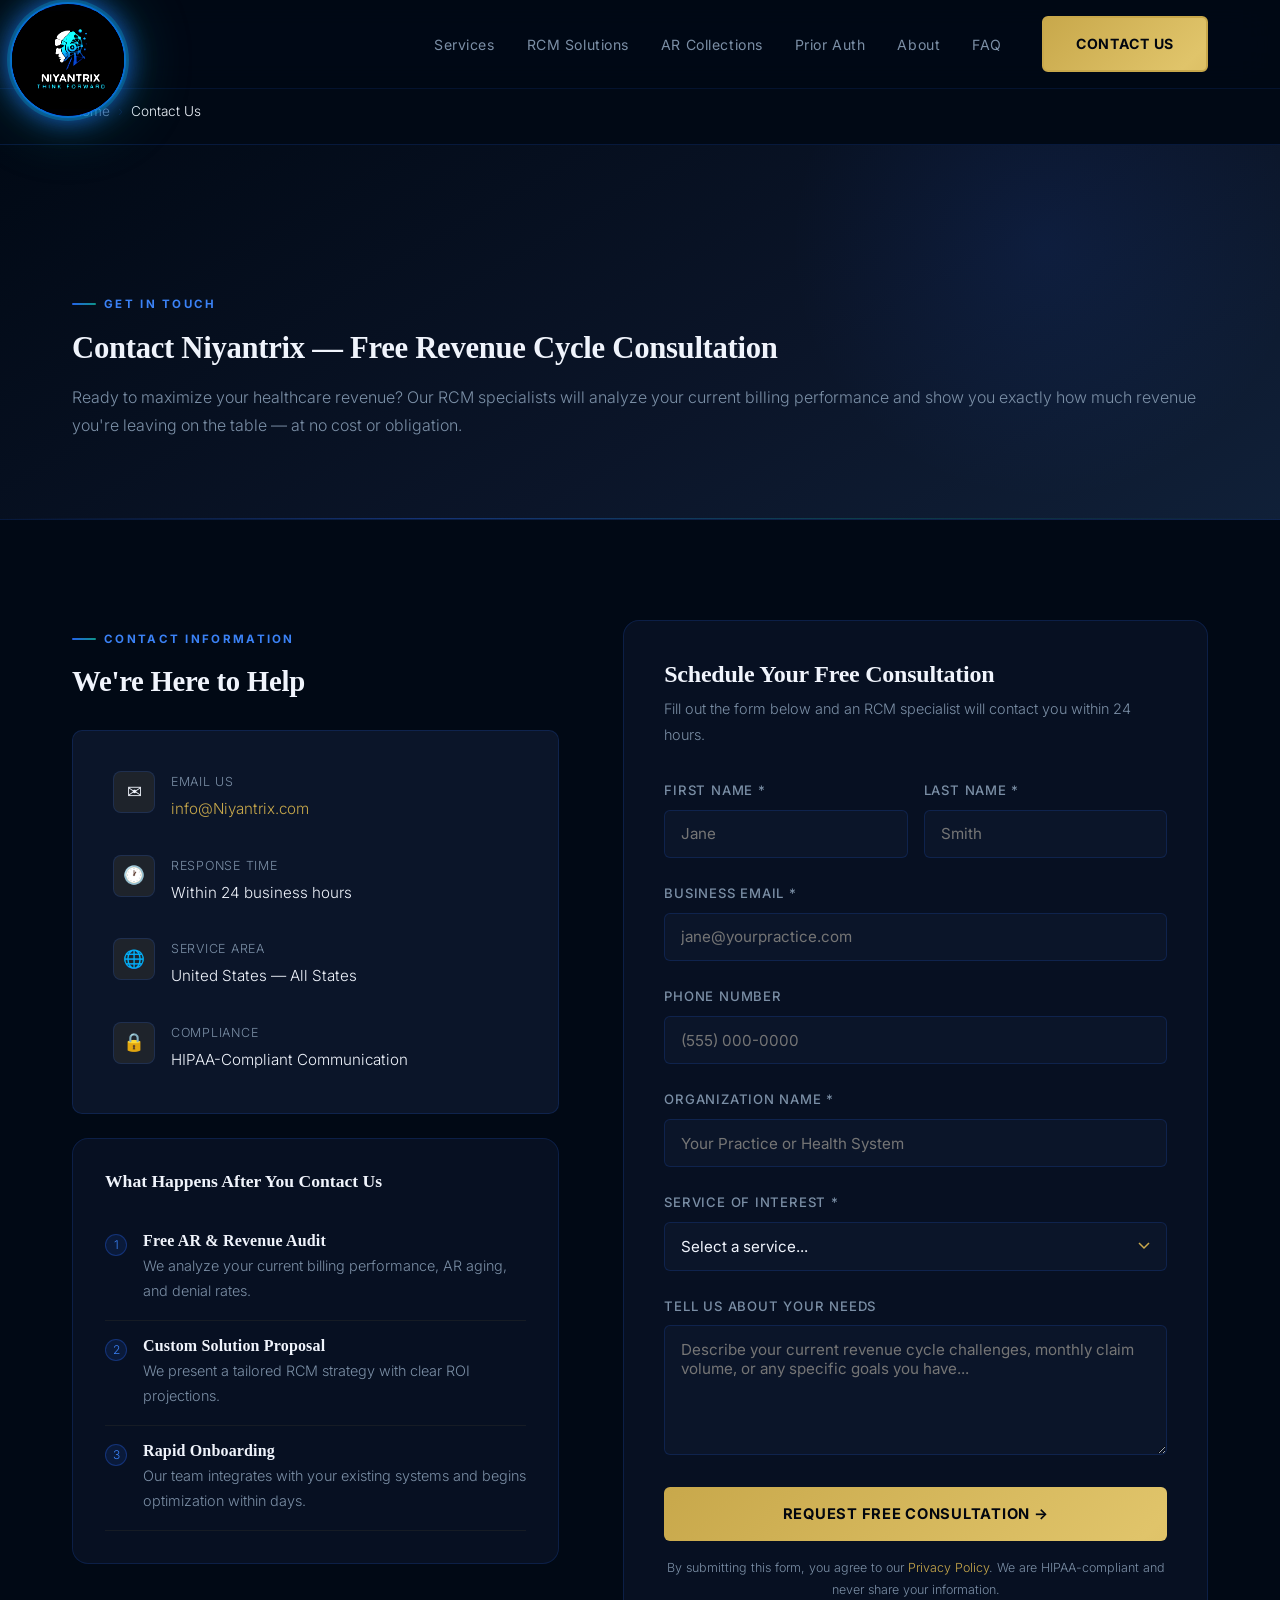
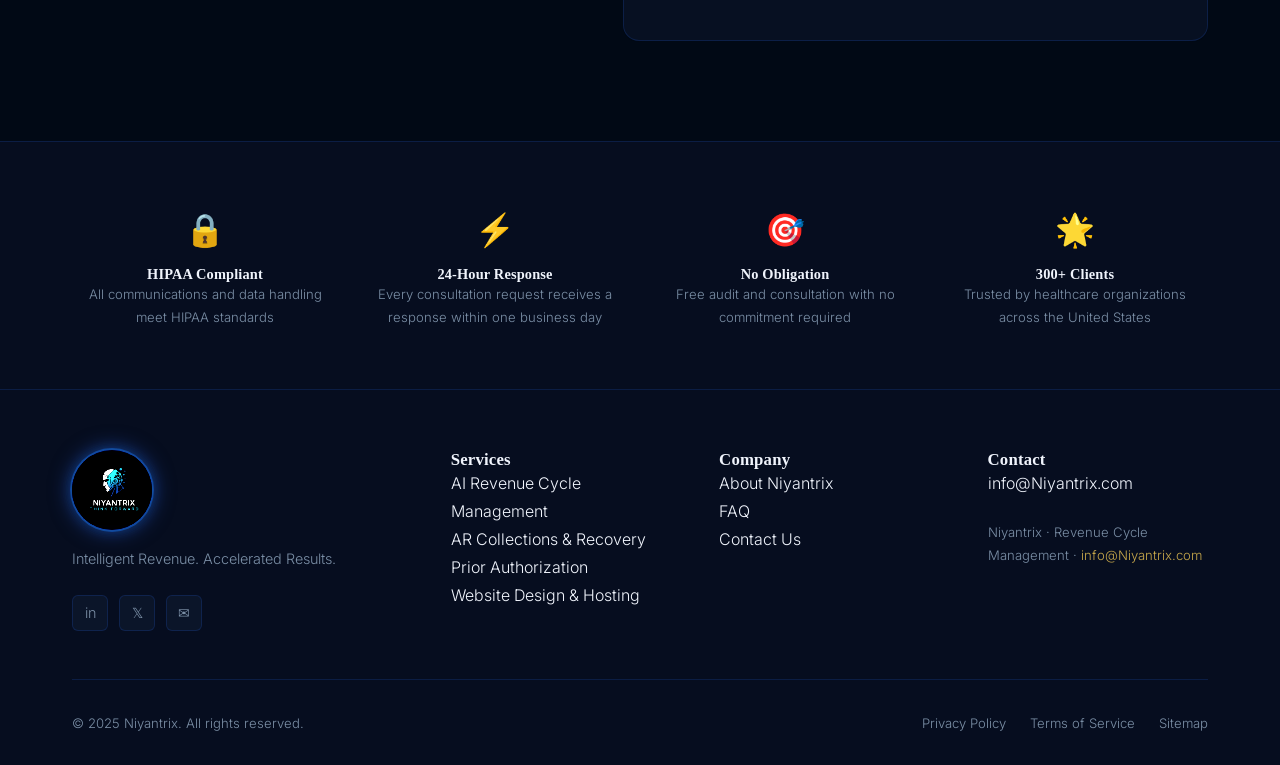
<file: contact.html>
<!DOCTYPE html>
<html lang="en">
<head>
  <meta charset="UTF-8" />
  <meta name="viewport" content="width=device-width, initial-scale=1.0" />
  <title>Contact Niyantrix | Free Revenue Cycle Management Consultation</title>
  <meta name="description" content="Contact Niyantrix for a free revenue cycle management consultation. Our RCM experts are ready to help you maximize reimbursements and reduce claim denials. Email: info@Niyantrix.com" />
  <meta name="robots" content="index, follow" />
  <link rel="canonical" href="https://www.niyantrix.com/contact.html" />
  <meta property="og:type" content="website" />
  <meta property="og:url" content="https://www.niyantrix.com/contact.html" />
  <meta property="og:title" content="Contact Niyantrix | Free RCM Consultation" />
  <meta property="og:description" content="Get a free revenue cycle management consultation from Niyantrix. Contact us at info@Niyantrix.com." />
  <meta property="og:image" content="https://www.niyantrix.com/og-image.jpg" />
  <link rel="stylesheet" href="styles.css" />
  <script type="application/ld+json">
  {
    "@context": "https://schema.org",
    "@type": "ContactPage",
    "name": "Contact Niyantrix",
    "url": "https://www.niyantrix.com/contact.html",
    "description": "Contact Niyantrix for a free revenue cycle management consultation.",
    "mainEntity": {
      "@type": "Organization",
      "name": "Niyantrix",
      "email": "info@Niyantrix.com",
      "url": "https://www.niyantrix.com",
      "contactPoint": {
        "@type": "ContactPoint",
        "email": "info@Niyantrix.com",
        "contactType": "customer service",
        "availableLanguage": "English"
      }
    }
  }
  </script>
  <script type="application/ld+json">
  {
    "@context": "https://schema.org",
    "@type": "BreadcrumbList",
    "itemListElement": [
      { "@type": "ListItem", "position": 1, "name": "Home", "item": "https://www.niyantrix.com/" },
      { "@type": "ListItem", "position": 2, "name": "Contact", "item": "https://www.niyantrix.com/contact.html" }
    ]
  }
  </script>
</head>
<body>

<nav class="nav" aria-label="Main navigation">
  <div class="container">
    <div class="nav-inner">
      <a href="index.html" class="nav-logo" aria-label="Niyantrix Home"><img src="Logo.png" alt="Niyantrix — Think Forward" class="nav-logo-img" /></a>
      <ul class="nav-links" role="list">
        <li><a href="services.html">Services</a></li>
        <li><a href="rcm-solutions.html">RCM Solutions</a></li>
        <li><a href="ar-collections.html">AR Collections</a></li>
        <li><a href="prior-authorization.html">Prior Auth</a></li>
        <li><a href="about.html">About</a></li>
        <li><a href="faq.html">FAQ</a></li>
      </ul>
      <a href="contact.html" class="btn btn-gold nav-cta" style="border:2px solid var(--gold)" aria-label="Contact Niyantrix">Contact Us</a>
      <button class="nav-hamburger" aria-label="Open mobile menu"><span></span><span></span><span></span></button>
    </div>
  </div>
</nav>
<div class="mobile-menu" role="dialog" aria-modal="true">
  <button class="mobile-close" aria-label="Close menu">✕</button>
  <a href="services.html">Services</a><a href="rcm-solutions.html">RCM Solutions</a>
  <a href="ar-collections.html">AR Collections</a><a href="prior-authorization.html">Prior Authorization</a>
  <a href="about.html">About</a><a href="faq.html">FAQ</a>
  <a href="contact.html" class="btn btn-gold btn-lg">Contact Us</a>
</div>

<div class="breadcrumb">
  <div class="container">
    <nav class="breadcrumb-list" aria-label="Breadcrumb">
      <a href="index.html">Home</a><span class="sep">›</span>
      <span class="current" aria-current="page">Contact Us</span>
    </nav>
  </div>
</div>

<section class="page-hero" aria-labelledby="contact-h1">
  <div class="container">
    <div class="page-hero-content">
      <div class="section-label">Get In Touch</div>
      <h1 id="contact-h1">Contact Niyantrix — Free Revenue Cycle Consultation</h1>
      <p>Ready to maximize your healthcare revenue? Our RCM specialists will analyze your current billing performance and show you exactly how much revenue you're leaving on the table — at no cost or obligation.</p>
    </div>
  </div>
</section>

<section class="section" aria-labelledby="contact-section">
  <div class="container">
    <h2 id="contact-section" class="sr-only">Contact Information and Form</h2>
    <div class="contact-grid">

      <!-- Contact Info -->
      <div>
        <div class="reveal">
          <div class="section-label">Contact Information</div>
          <h2 style="font-size:1.8rem; margin-bottom:2rem;">We're Here to Help</h2>
        </div>
        <div class="contact-info-card reveal reveal-delay-1">
          <div class="contact-info-item">
            <div class="contact-icon" aria-hidden="true">✉</div>
            <div>
              <div class="contact-icon-label">Email Us</div>
              <div class="contact-icon-value"><a href="mailto:info@Niyantrix.com" style="color:var(--gold);">info@Niyantrix.com</a></div>
            </div>
          </div>
          <div class="contact-info-item">
            <div class="contact-icon" aria-hidden="true">🕐</div>
            <div>
              <div class="contact-icon-label">Response Time</div>
              <div class="contact-icon-value">Within 24 business hours</div>
            </div>
          </div>
          <div class="contact-info-item">
            <div class="contact-icon" aria-hidden="true">🌐</div>
            <div>
              <div class="contact-icon-label">Service Area</div>
              <div class="contact-icon-value">United States — All States</div>
            </div>
          </div>
          <div class="contact-info-item">
            <div class="contact-icon" aria-hidden="true">🔒</div>
            <div>
              <div class="contact-icon-label">Compliance</div>
              <div class="contact-icon-value">HIPAA-Compliant Communication</div>
            </div>
          </div>
        </div>

        <!-- What to expect -->
        <div class="card reveal" style="margin-top:1.5rem;">
          <h3 style="font-size:1.1rem; margin-bottom:1rem;">What Happens After You Contact Us</h3>
          <div class="benefits-list">
            <div class="benefit-item">
              <div class="benefit-check" aria-hidden="true">1</div>
              <div><h4>Free AR & Revenue Audit</h4><p>We analyze your current billing performance, AR aging, and denial rates.</p></div>
            </div>
            <div class="benefit-item">
              <div class="benefit-check" aria-hidden="true">2</div>
              <div><h4>Custom Solution Proposal</h4><p>We present a tailored RCM strategy with clear ROI projections.</p></div>
            </div>
            <div class="benefit-item">
              <div class="benefit-check" aria-hidden="true">3</div>
              <div><h4>Rapid Onboarding</h4><p>Our team integrates with your existing systems and begins optimization within days.</p></div>
            </div>
          </div>
        </div>
      </div>

      <!-- Contact Form -->
      <div class="reveal reveal-delay-2">
        <div class="card" style="padding:2.5rem;">
          <h2 style="font-size:1.5rem; margin-bottom:0.5rem;">Schedule Your Free Consultation</h2>
          <p style="margin-bottom:2rem; font-size:0.9rem;">Fill out the form below and an RCM specialist will contact you within 24 hours.</p>
          <form id="contact-form" novalidate action="mailto:info@Niyantrix.com" method="post" enctype="text/plain" aria-label="Contact form">
            <div class="form-row">
              <div class="form-group">
                <label for="first-name">First Name *</label>
                <input type="text" id="first-name" name="first-name" required autocomplete="given-name" placeholder="Jane" />
              </div>
              <div class="form-group">
                <label for="last-name">Last Name *</label>
                <input type="text" id="last-name" name="last-name" required autocomplete="family-name" placeholder="Smith" />
              </div>
            </div>
            <div class="form-group">
              <label for="email">Business Email *</label>
              <input type="email" id="email" name="email" required autocomplete="email" placeholder="jane@yourpractice.com" />
            </div>
            <div class="form-group">
              <label for="phone">Phone Number</label>
              <input type="tel" id="phone" name="phone" autocomplete="tel" placeholder="(555) 000-0000" />
            </div>
            <div class="form-group">
              <label for="organization">Organization Name *</label>
              <input type="text" id="organization" name="organization" required autocomplete="organization" placeholder="Your Practice or Health System" />
            </div>
            <div class="form-group">
              <label for="service">Service of Interest *</label>
              <select id="service" name="service" required>
                <option value="" disabled selected>Select a service...</option>
                <option value="rcm">AI Revenue Cycle Management</option>
                <option value="ar">AR Collections & Recovery</option>
                <option value="prior-auth">Prior Authorization Services</option>
                <option value="web-design">Website Design & Hosting</option>
                <option value="all">All Services — Full Assessment</option>
              </select>
            </div>
            <div class="form-group">
              <label for="message">Tell Us About Your Needs</label>
              <textarea id="message" name="message" placeholder="Describe your current revenue cycle challenges, monthly claim volume, or any specific goals you have..."></textarea>
            </div>
            <button type="submit" class="btn btn-gold btn-lg" style="width:100%; justify-content:center;" aria-label="Submit consultation request">
              Request Free Consultation →
            </button>
            <p style="font-size:0.78rem; color:var(--muted); text-align:center; margin-top:1rem;">
              By submitting this form, you agree to our <a href="privacy.html" style="color:var(--gold);">Privacy Policy</a>. We are HIPAA-compliant and never share your information.
            </p>
          </form>
        </div>
      </div>

    </div>
  </div>
</section>

<!-- Trust Badges -->
<section class="section-sm" style="border-top:1px solid var(--border); background:var(--charcoal);" aria-label="Trust indicators">
  <div class="container">
    <div class="grid-4" style="text-align:center;">
      <div class="reveal">
        <div style="font-size:2rem; margin-bottom:0.5rem;" aria-hidden="true">🔒</div>
        <h4 style="font-size:0.9rem;">HIPAA Compliant</h4>
        <p style="font-size:0.82rem;">All communications and data handling meet HIPAA standards</p>
      </div>
      <div class="reveal reveal-delay-1">
        <div style="font-size:2rem; margin-bottom:0.5rem;" aria-hidden="true">⚡</div>
        <h4 style="font-size:0.9rem;">24-Hour Response</h4>
        <p style="font-size:0.82rem;">Every consultation request receives a response within one business day</p>
      </div>
      <div class="reveal reveal-delay-2">
        <div style="font-size:2rem; margin-bottom:0.5rem;" aria-hidden="true">🎯</div>
        <h4 style="font-size:0.9rem;">No Obligation</h4>
        <p style="font-size:0.82rem;">Free audit and consultation with no commitment required</p>
      </div>
      <div class="reveal reveal-delay-3">
        <div style="font-size:2rem; margin-bottom:0.5rem;" aria-hidden="true">🌟</div>
        <h4 style="font-size:0.9rem;">300+ Clients</h4>
        <p style="font-size:0.82rem;">Trusted by healthcare organizations across the United States</p>
      </div>
    </div>
  </div>
</section>

<footer class="footer" role="contentinfo">
  <div class="container">
    <div class="footer-grid">
      <div class="footer-brand">
        <div class="footer-logo"><img src="Logo.png" alt="Niyantrix" class="footer-logo-img" /></div>
        <p class="footer-tagline">Intelligent Revenue. Accelerated Results.</p>
        <div class="footer-social">
          <a href="https://www.linkedin.com/company/niyantrix" class="social-btn" target="_blank" rel="noopener noreferrer" aria-label="LinkedIn">in</a>
          <a href="https://twitter.com/niyantrix" class="social-btn" target="_blank" rel="noopener noreferrer" aria-label="Twitter">𝕏</a>
          <a href="mailto:info@Niyantrix.com" class="social-btn" aria-label="Email">✉</a>
        </div>
      </div>
      <nav aria-label="Services footer navigation">
        <h4>Services</h4>
        <ul>
          <li><a href="rcm-solutions.html">AI Revenue Cycle Management</a></li>
          <li><a href="ar-collections.html">AR Collections & Recovery</a></li>
          <li><a href="prior-authorization.html">Prior Authorization</a></li>
          <li><a href="web-design.html">Website Design & Hosting</a></li>
        </ul>
      </nav>
      <nav aria-label="Company footer navigation">
        <h4>Company</h4>
        <ul>
          <li><a href="about.html">About Niyantrix</a></li>
          <li><a href="faq.html">FAQ</a></li>
          <li><a href="contact.html">Contact Us</a></li>
        </ul>
      </nav>
      <div>
        <h4>Contact</h4>
        <ul><li><a href="mailto:info@Niyantrix.com">info@Niyantrix.com</a></li></ul>
        <address style="margin-top:1.5rem; font-style:normal;">
          <p style="font-size:0.82rem; color:var(--muted);">Niyantrix · Revenue Cycle Management · <a href="mailto:info@Niyantrix.com" style="color:var(--gold);">info@Niyantrix.com</a></p>
        </address>
      </div>
    </div>
    <div class="footer-bottom">
      <p class="footer-copy">© 2025 Niyantrix. All rights reserved.</p>
      <div class="footer-legal">
        <a href="privacy.html">Privacy Policy</a><a href="terms.html">Terms of Service</a><a href="sitemap.xml">Sitemap</a>
      </div>
    </div>
  </div>
</footer>
<script src="main.js" defer></script>
</body>
</html>
</file>
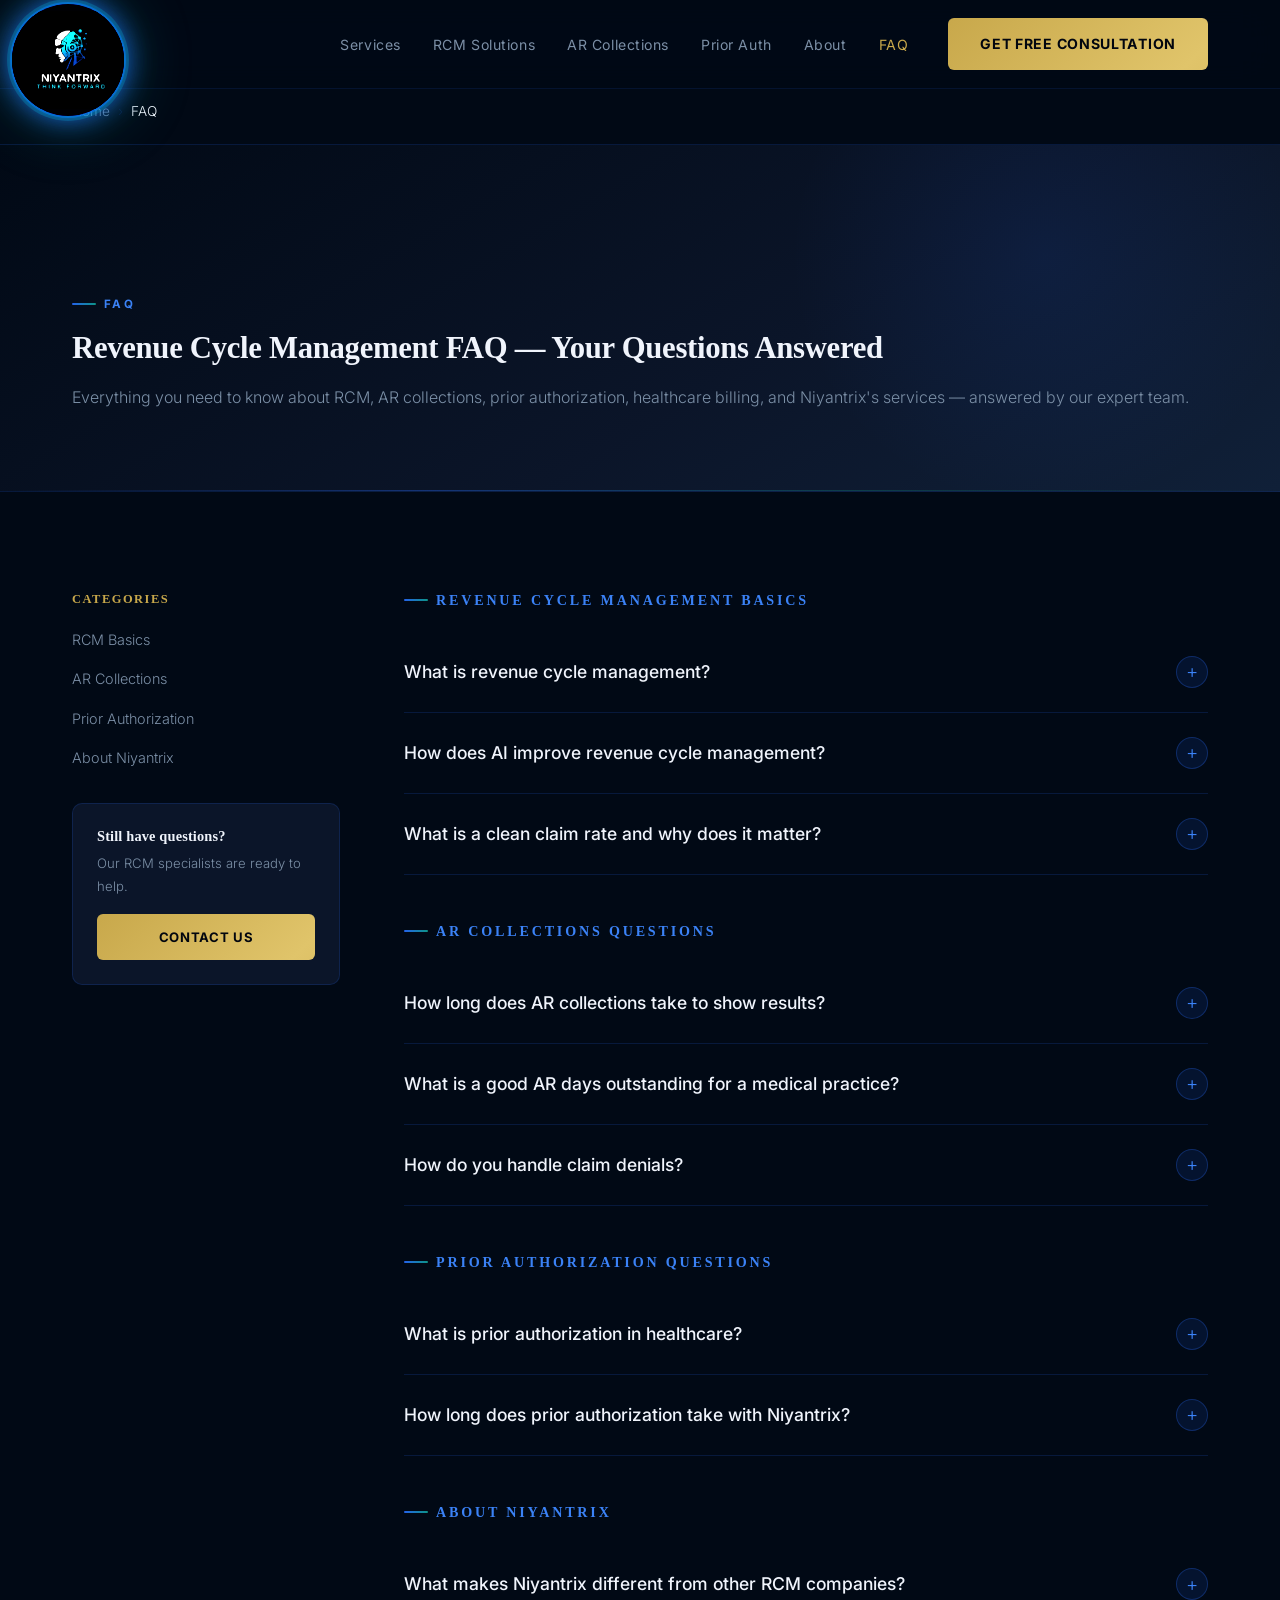
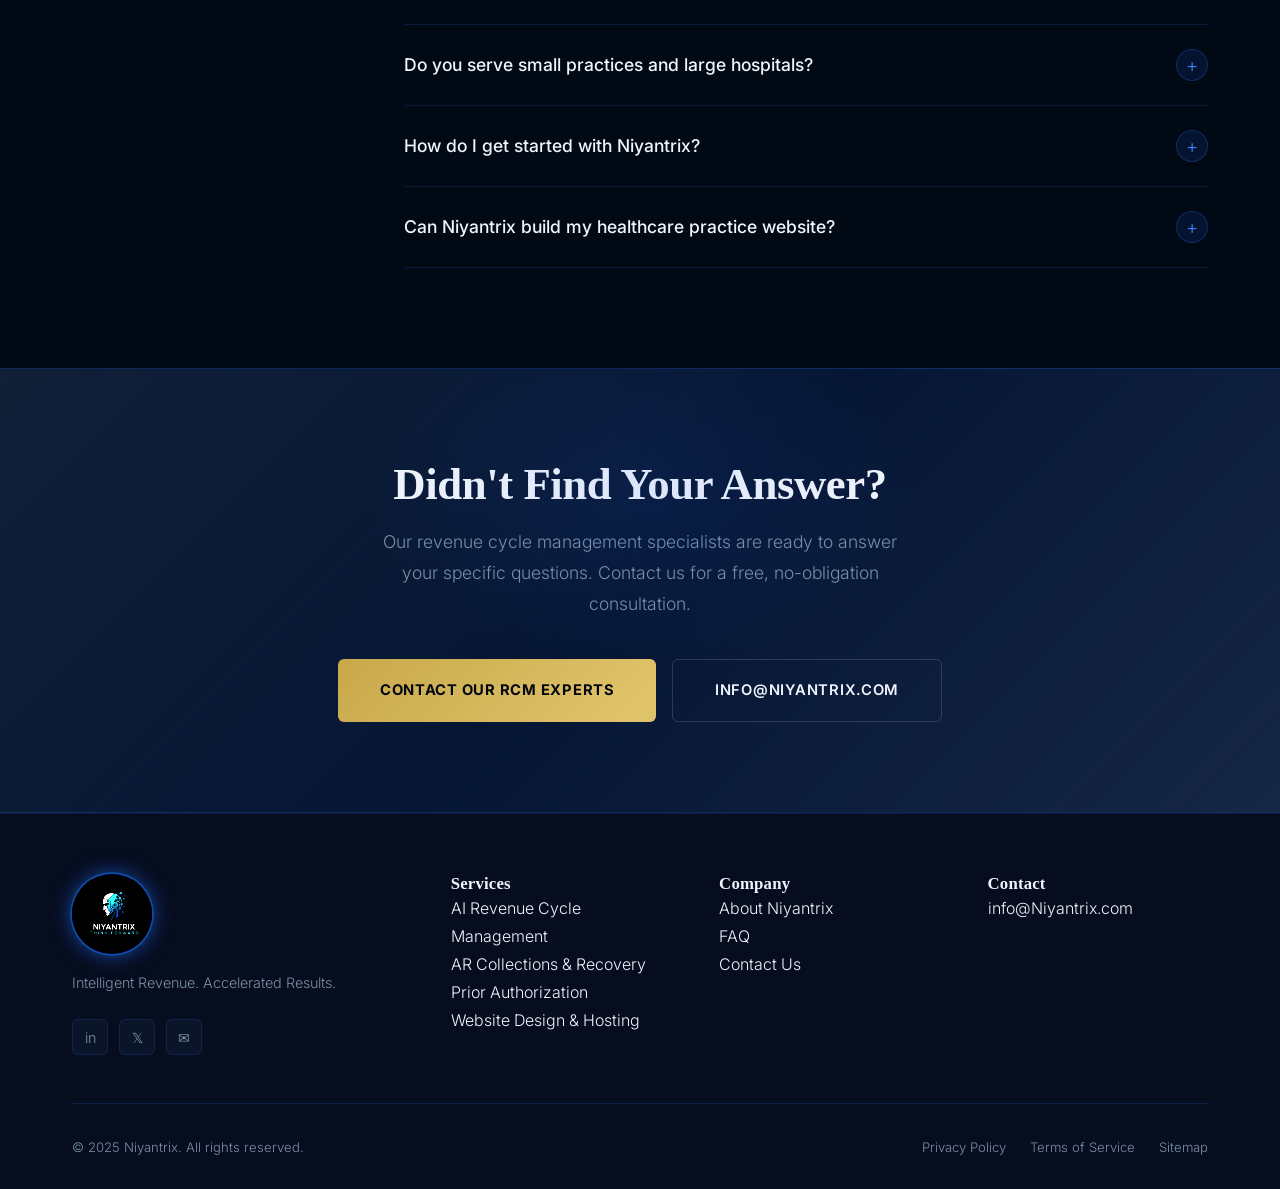
<file: faq.html>
<!DOCTYPE html>
<html lang="en">
<head>
  <meta charset="UTF-8" />
  <meta name="viewport" content="width=device-width, initial-scale=1.0" />
  <title>Revenue Cycle Management FAQ | Niyantrix RCM Questions & Answers</title>
  <meta name="description" content="Answers to the most common questions about revenue cycle management, AR collections, prior authorization, and AI-powered healthcare billing solutions from Niyantrix." />
  <meta name="robots" content="index, follow" />
  <link rel="canonical" href="https://www.niyantrix.com/faq.html" />
  <meta property="og:type" content="website" />
  <meta property="og:url" content="https://www.niyantrix.com/faq.html" />
  <meta property="og:title" content="Revenue Cycle Management FAQ | Niyantrix" />
  <meta property="og:description" content="Common questions about RCM, AR collections, prior authorization, and healthcare billing answered by Niyantrix experts." />
  <meta property="og:image" content="https://www.niyantrix.com/og-image.jpg" />
  <link rel="stylesheet" href="styles.css" />
  <script type="application/ld+json">
  {
    "@context": "https://schema.org",
    "@type": "FAQPage",
    "mainEntity": [
      {
        "@type": "Question",
        "name": "What is revenue cycle management?",
        "acceptedAnswer": { "@type": "Answer", "text": "Revenue cycle management (RCM) is the financial process healthcare organizations use to track patient care from registration and scheduling through the final payment of a balance. It includes eligibility verification, charge capture, medical coding, claim submission, AR follow-up, denial management, and patient collections." }
      },
      {
        "@type": "Question",
        "name": "How does AI improve revenue cycle management?",
        "acceptedAnswer": { "@type": "Answer", "text": "AI improves RCM by automating claim scrubbing, predicting denials before submission, accelerating prior authorization workflows, and providing real-time analytics that identify revenue leakage — resulting in faster reimbursements and higher collection rates with less manual effort." }
      },
      {
        "@type": "Question",
        "name": "What is prior authorization in healthcare?",
        "acceptedAnswer": { "@type": "Answer", "text": "Prior authorization is a requirement by health insurers that a healthcare provider must obtain approval before delivering a specific service, medication, or procedure. Without this approval, the claim may be denied." }
      },
      {
        "@type": "Question",
        "name": "How long does AR collections take to show results?",
        "acceptedAnswer": { "@type": "Answer", "text": "Most clients see measurable improvement in AR days and collection rates within 60–90 days. Our initial revenue audit identifies the highest-impact opportunities immediately, allowing the team to begin recovering aged claims from day one." }
      },
      {
        "@type": "Question",
        "name": "What makes Niyantrix different from other RCM companies?",
        "acceptedAnswer": { "@type": "Answer", "text": "Niyantrix combines AI-powered automation with experienced healthcare billing specialists and a transparent reporting model. Clients receive real-time dashboards, a dedicated account manager, and measurable ROI — not just a vendor relationship." }
      },
      {
        "@type": "Question",
        "name": "How do I get started with Niyantrix?",
        "acceptedAnswer": { "@type": "Answer", "text": "Getting started is simple. Contact us at info@Niyantrix.com or fill out our consultation form. We'll conduct a free revenue audit, identify improvement opportunities, and propose a custom solution — with no obligation to proceed." }
      },
      {
        "@type": "Question",
        "name": "Do you serve small practices and large hospitals?",
        "acceptedAnswer": { "@type": "Answer", "text": "Yes. Niyantrix serves healthcare organizations of all sizes — from solo practitioner offices and specialty clinics to multi-location groups and ambulatory surgical centers. Our platform scales to match your claim volume and complexity." }
      },
      {
        "@type": "Question",
        "name": "What is a clean claim rate?",
        "acceptedAnswer": { "@type": "Answer", "text": "A clean claim rate measures the percentage of claims that pass through payer editing and adjudication on the first submission without errors or missing information. Niyantrix clients achieve an average clean claim rate of 98%, compared to the industry average of 75–85%." }
      },
      {
        "@type": "Question",
        "name": "How do you handle claim denials?",
        "acceptedAnswer": { "@type": "Answer", "text": "Every denied claim is analyzed, root-cause coded, and entered into our denial management workflow. Our team corrects and resubmits or initiates a formal appeal — with clinical documentation support when needed. We also feed denial data back into the billing process to prevent recurrence." }
      },
      {
        "@type": "Question",
        "name": "Can Niyantrix build my healthcare practice website?",
        "acceptedAnswer": { "@type": "Answer", "text": "Yes. Niyantrix offers professional website design and hosting services for healthcare organizations. We build SEO-optimized, HIPAA-considerate websites designed to attract new patients and establish your practice's digital credibility." }
      }
    ]
  }
  </script>
  <script type="application/ld+json">
  {
    "@context": "https://schema.org",
    "@type": "BreadcrumbList",
    "itemListElement": [
      { "@type": "ListItem", "position": 1, "name": "Home", "item": "https://www.niyantrix.com/" },
      { "@type": "ListItem", "position": 2, "name": "FAQ", "item": "https://www.niyantrix.com/faq.html" }
    ]
  }
  </script>
</head>
<body>

<nav class="nav" aria-label="Main navigation">
  <div class="container">
    <div class="nav-inner">
      <a href="index.html" class="nav-logo" aria-label="Niyantrix Home"><img src="Logo.png" alt="Niyantrix — Think Forward" class="nav-logo-img" /></a>
      <ul class="nav-links" role="list">
        <li><a href="services.html">Services</a></li>
        <li><a href="rcm-solutions.html">RCM Solutions</a></li>
        <li><a href="ar-collections.html">AR Collections</a></li>
        <li><a href="prior-authorization.html">Prior Auth</a></li>
        <li><a href="about.html">About</a></li>
        <li><a href="faq.html" style="color:var(--gold)">FAQ</a></li>
      </ul>
      <a href="contact.html" class="btn btn-gold nav-cta" aria-label="Get a free RCM consultation">Get Free Consultation</a>
      <button class="nav-hamburger" aria-label="Open mobile menu"><span></span><span></span><span></span></button>
    </div>
  </div>
</nav>
<div class="mobile-menu" role="dialog" aria-modal="true">
  <button class="mobile-close" aria-label="Close menu">✕</button>
  <a href="services.html">Services</a><a href="rcm-solutions.html">RCM Solutions</a>
  <a href="ar-collections.html">AR Collections</a><a href="prior-authorization.html">Prior Authorization</a>
  <a href="about.html">About</a><a href="faq.html">FAQ</a>
  <a href="contact.html" class="btn btn-gold btn-lg">Get Free Consultation</a>
</div>

<div class="breadcrumb">
  <div class="container">
    <nav class="breadcrumb-list" aria-label="Breadcrumb">
      <a href="index.html">Home</a><span class="sep">›</span>
      <span class="current" aria-current="page">FAQ</span>
    </nav>
  </div>
</div>

<section class="page-hero" aria-labelledby="faq-h1">
  <div class="container">
    <div class="page-hero-content">
      <div class="section-label">FAQ</div>
      <h1 id="faq-h1">Revenue Cycle Management FAQ — Your Questions Answered</h1>
      <p>Everything you need to know about RCM, AR collections, prior authorization, healthcare billing, and Niyantrix's services — answered by our expert team.</p>
    </div>
  </div>
</section>

<section class="section" aria-labelledby="faq-rcm">
  <div class="container">
    <div style="display:grid; grid-template-columns:1fr 3fr; gap:4rem; align-items:start;">

      <!-- Sidebar -->
      <nav style="position:sticky; top:100px;" aria-label="FAQ categories">
        <h3 style="font-size:0.78rem; font-weight:600; letter-spacing:0.12em; text-transform:uppercase; color:var(--gold); margin-bottom:1.2rem;">Categories</h3>
        <ul style="list-style:none;">
          <li style="margin-bottom:0.7rem;"><a href="#rcm-basics" style="font-size:0.9rem; color:var(--muted); transition:color 0.3s;" onmouseover="this.style.color='var(--white)'" onmouseout="this.style.color='var(--muted)'">RCM Basics</a></li>
          <li style="margin-bottom:0.7rem;"><a href="#ar-questions" style="font-size:0.9rem; color:var(--muted); transition:color 0.3s;" onmouseover="this.style.color='var(--white)'" onmouseout="this.style.color='var(--muted)'">AR Collections</a></li>
          <li style="margin-bottom:0.7rem;"><a href="#prior-auth-questions" style="font-size:0.9rem; color:var(--muted); transition:color 0.3s;" onmouseover="this.style.color='var(--white)'" onmouseout="this.style.color='var(--muted)'">Prior Authorization</a></li>
          <li style="margin-bottom:0.7rem;"><a href="#about-niyantrix" style="font-size:0.9rem; color:var(--muted); transition:color 0.3s;" onmouseover="this.style.color='var(--white)'" onmouseout="this.style.color='var(--muted)'">About Niyantrix</a></li>
        </ul>
        <div style="margin-top:2rem; padding:1.5rem; background:var(--surface); border:1px solid var(--border); border-radius:var(--radius);">
          <h4 style="font-size:0.9rem; margin-bottom:0.5rem;">Still have questions?</h4>
          <p style="font-size:0.82rem; margin-bottom:1rem;">Our RCM specialists are ready to help.</p>
          <a href="contact.html" class="btn btn-gold" style="width:100%; justify-content:center; font-size:0.82rem; padding:0.7rem 1rem;" aria-label="Contact Niyantrix">Contact Us</a>
        </div>
      </nav>

      <!-- FAQ Content -->
      <div>
        <!-- RCM Basics -->
        <section aria-labelledby="rcm-basics">
          <h2 id="rcm-basics" class="section-label" style="display:flex; margin-bottom:1.5rem; font-size:0.88rem;">Revenue Cycle Management Basics</h2>
          <div class="faq-item reveal">
            <div class="faq-question" role="button" tabindex="0" aria-expanded="false">
              <h3>What is revenue cycle management?</h3>
              <div class="faq-toggle" aria-hidden="true">+</div>
            </div>
            <div class="faq-answer" role="region">
              <p>Revenue cycle management (RCM) is the financial process healthcare organizations use to track patient care from registration and appointment scheduling through the final payment. It encompasses eligibility verification, charge capture, medical coding, claim submission, accounts receivable follow-up, denial management, and patient collections. Effective RCM determines how much of your billed revenue you actually collect.</p>
            </div>
          </div>
          <div class="faq-item reveal">
            <div class="faq-question" role="button" tabindex="0" aria-expanded="false">
              <h3>How does AI improve revenue cycle management?</h3>
              <div class="faq-toggle" aria-hidden="true">+</div>
            </div>
            <div class="faq-answer" role="region">
              <p>AI improves RCM by automating claim scrubbing and eligibility verification, predicting denials before submission using payer-specific logic, accelerating prior authorization through intelligent workflow routing, and surfacing real-time analytics that pinpoint revenue leakage. Practices using AI-powered RCM typically see 20–35% higher collection rates and 40% fewer denials than those using manual processes.</p>
            </div>
          </div>
          <div class="faq-item reveal">
            <div class="faq-question" role="button" tabindex="0" aria-expanded="false">
              <h3>What is a clean claim rate and why does it matter?</h3>
              <div class="faq-toggle" aria-hidden="true">+</div>
            </div>
            <div class="faq-answer" role="region">
              <p>A clean claim rate measures the percentage of claims that pass payer editing and adjudication on the first submission without errors or missing information. The industry average is 75–85%. Niyantrix clients achieve a 98% average clean claim rate, which means faster reimbursements, less rework, and lower denial volumes.</p>
            </div>
          </div>
        </section>

        <!-- AR Collections -->
        <section aria-labelledby="ar-questions" style="margin-top:3rem;">
          <h2 id="ar-questions" class="section-label" style="display:flex; margin-bottom:1.5rem; font-size:0.88rem;">AR Collections Questions</h2>
          <div class="faq-item reveal">
            <div class="faq-question" role="button" tabindex="0" aria-expanded="false">
              <h3>How long does AR collections take to show results?</h3>
              <div class="faq-toggle" aria-hidden="true">+</div>
            </div>
            <div class="faq-answer" role="region">
              <p>Most clients see measurable improvement in AR days and collection rates within 60–90 days. Our initial revenue audit immediately identifies the highest-impact opportunities, and our team begins recovering aged claims from day one of engagement.</p>
            </div>
          </div>
          <div class="faq-item reveal">
            <div class="faq-question" role="button" tabindex="0" aria-expanded="false">
              <h3>What is a good AR days outstanding for a medical practice?</h3>
              <div class="faq-toggle" aria-hidden="true">+</div>
            </div>
            <div class="faq-answer" role="region">
              <p>A healthy AR days outstanding (ARDO) is generally under 40 days. The industry average is 50–60 days. Niyantrix clients average 28–34 AR days after 90 days of engagement — nearly 40% better than the national benchmark.</p>
            </div>
          </div>
          <div class="faq-item reveal">
            <div class="faq-question" role="button" tabindex="0" aria-expanded="false">
              <h3>How do you handle claim denials?</h3>
              <div class="faq-toggle" aria-hidden="true">+</div>
            </div>
            <div class="faq-answer" role="region">
              <p>Every denied claim is analyzed and root-cause coded. Our team corrects and resubmits or initiates a formal appeal — including clinical documentation support and peer-to-peer review coordination when needed. We also feed denial patterns back into the billing workflow to prevent the same issues from recurring.</p>
            </div>
          </div>
        </section>

        <!-- Prior Auth -->
        <section aria-labelledby="prior-auth-questions" style="margin-top:3rem;">
          <h2 id="prior-auth-questions" class="section-label" style="display:flex; margin-bottom:1.5rem; font-size:0.88rem;">Prior Authorization Questions</h2>
          <div class="faq-item reveal">
            <div class="faq-question" role="button" tabindex="0" aria-expanded="false">
              <h3>What is prior authorization in healthcare?</h3>
              <div class="faq-toggle" aria-hidden="true">+</div>
            </div>
            <div class="faq-answer" role="region">
              <p>Prior authorization is a requirement by health insurers that a provider must obtain approval before delivering a specific service, medication, or procedure. Without this approval, the claim may be denied. Prior auth management is one of the most time-consuming administrative functions in healthcare, consuming an average of 16 staff hours per week per practice.</p>
            </div>
          </div>
          <div class="faq-item reveal">
            <div class="faq-question" role="button" tabindex="0" aria-expanded="false">
              <h3>How long does prior authorization take with Niyantrix?</h3>
              <div class="faq-toggle" aria-hidden="true">+</div>
            </div>
            <div class="faq-answer" role="region">
              <p>With Niyantrix's AI-powered workflows, most non-urgent prior authorizations are resolved within 24–48 hours — 40% faster than the industry standard. Urgent authorizations are flagged and escalated immediately with dedicated follow-up.</p>
            </div>
          </div>
        </section>

        <!-- About Niyantrix -->
        <section aria-labelledby="about-niyantrix" style="margin-top:3rem;">
          <h2 id="about-niyantrix" class="section-label" style="display:flex; margin-bottom:1.5rem; font-size:0.88rem;">About Niyantrix</h2>
          <div class="faq-item reveal">
            <div class="faq-question" role="button" tabindex="0" aria-expanded="false">
              <h3>What makes Niyantrix different from other RCM companies?</h3>
              <div class="faq-toggle" aria-hidden="true">+</div>
            </div>
            <div class="faq-answer" role="region">
              <p>Niyantrix combines AI-powered automation with experienced healthcare billing specialists and fully transparent reporting. Clients receive real-time performance dashboards, a dedicated named account manager, and measurable ROI — not just a faceless outsourcing relationship. We specialize exclusively in healthcare revenue cycle, which means our AI models and processes are purpose-built for your industry.</p>
            </div>
          </div>
          <div class="faq-item reveal">
            <div class="faq-question" role="button" tabindex="0" aria-expanded="false">
              <h3>Do you serve small practices and large hospitals?</h3>
              <div class="faq-toggle" aria-hidden="true">+</div>
            </div>
            <div class="faq-answer" role="region">
              <p>Yes. Niyantrix serves organizations of all sizes — from solo practitioner offices to multi-location specialty groups and ambulatory surgical centers. Our platform scales to match your claim volume, payer mix, and operational complexity.</p>
            </div>
          </div>
          <div class="faq-item reveal">
            <div class="faq-question" role="button" tabindex="0" aria-expanded="false">
              <h3>How do I get started with Niyantrix?</h3>
              <div class="faq-toggle" aria-hidden="true">+</div>
            </div>
            <div class="faq-answer" role="region">
              <p>Getting started is simple. Contact us at <a href="mailto:info@Niyantrix.com" style="color:var(--gold);">info@Niyantrix.com</a> or fill out our <a href="contact.html" style="color:var(--gold);">consultation form</a>. We'll conduct a free, no-obligation revenue audit, identify specific improvement opportunities in your billing performance, and present a custom solution with clear projected ROI.</p>
            </div>
          </div>
          <div class="faq-item reveal">
            <div class="faq-question" role="button" tabindex="0" aria-expanded="false">
              <h3>Can Niyantrix build my healthcare practice website?</h3>
              <div class="faq-toggle" aria-hidden="true">+</div>
            </div>
            <div class="faq-answer" role="region">
              <p>Yes. Niyantrix offers professional website design and hosting services for healthcare organizations. We build SEO-optimized, fast, and HIPAA-considerate websites that attract new patients, establish digital credibility, and are built for hosting on platforms like GoDaddy. <a href="web-design.html" style="color:var(--gold);">Learn more about our web design services →</a></p>
            </div>
          </div>
        </section>
      </div>
    </div>
  </div>
</section>

<section class="cta-banner" aria-labelledby="faq-cta">
  <div class="container">
    <h2 id="faq-cta">Didn't Find Your Answer?</h2>
    <p>Our revenue cycle management specialists are ready to answer your specific questions. Contact us for a free, no-obligation consultation.</p>
    <div class="cta-actions">
      <a href="contact.html" class="btn btn-gold btn-lg" aria-label="Contact Niyantrix">Contact Our RCM Experts</a>
      <a href="mailto:info@Niyantrix.com" class="btn btn-outline btn-lg" aria-label="Email Niyantrix">info@Niyantrix.com</a>
    </div>
  </div>
</section>

<footer class="footer" role="contentinfo">
  <div class="container">
    <div class="footer-grid">
      <div class="footer-brand">
        <div class="footer-logo"><img src="Logo.png" alt="Niyantrix" class="footer-logo-img" /></div>
        <p class="footer-tagline">Intelligent Revenue. Accelerated Results.</p>
        <div class="footer-social">
          <a href="https://www.linkedin.com/company/niyantrix" class="social-btn" target="_blank" rel="noopener noreferrer" aria-label="LinkedIn">in</a>
          <a href="https://twitter.com/niyantrix" class="social-btn" target="_blank" rel="noopener noreferrer" aria-label="Twitter">𝕏</a>
          <a href="mailto:info@Niyantrix.com" class="social-btn" aria-label="Email">✉</a>
        </div>
      </div>
      <nav aria-label="Services footer navigation">
        <h4>Services</h4>
        <ul>
          <li><a href="rcm-solutions.html">AI Revenue Cycle Management</a></li>
          <li><a href="ar-collections.html">AR Collections & Recovery</a></li>
          <li><a href="prior-authorization.html">Prior Authorization</a></li>
          <li><a href="web-design.html">Website Design & Hosting</a></li>
        </ul>
      </nav>
      <nav aria-label="Company footer navigation">
        <h4>Company</h4>
        <ul>
          <li><a href="about.html">About Niyantrix</a></li>
          <li><a href="faq.html">FAQ</a></li>
          <li><a href="contact.html">Contact Us</a></li>
        </ul>
      </nav>
      <div>
        <h4>Contact</h4>
        <ul><li><a href="mailto:info@Niyantrix.com">info@Niyantrix.com</a></li></ul>
      </div>
    </div>
    <div class="footer-bottom">
      <p class="footer-copy">© 2025 Niyantrix. All rights reserved.</p>
      <div class="footer-legal">
        <a href="privacy.html">Privacy Policy</a><a href="terms.html">Terms of Service</a><a href="sitemap.xml">Sitemap</a>
      </div>
    </div>
  </div>
</footer>
<script src="main.js" defer></script>
</body>
</html>
</file>
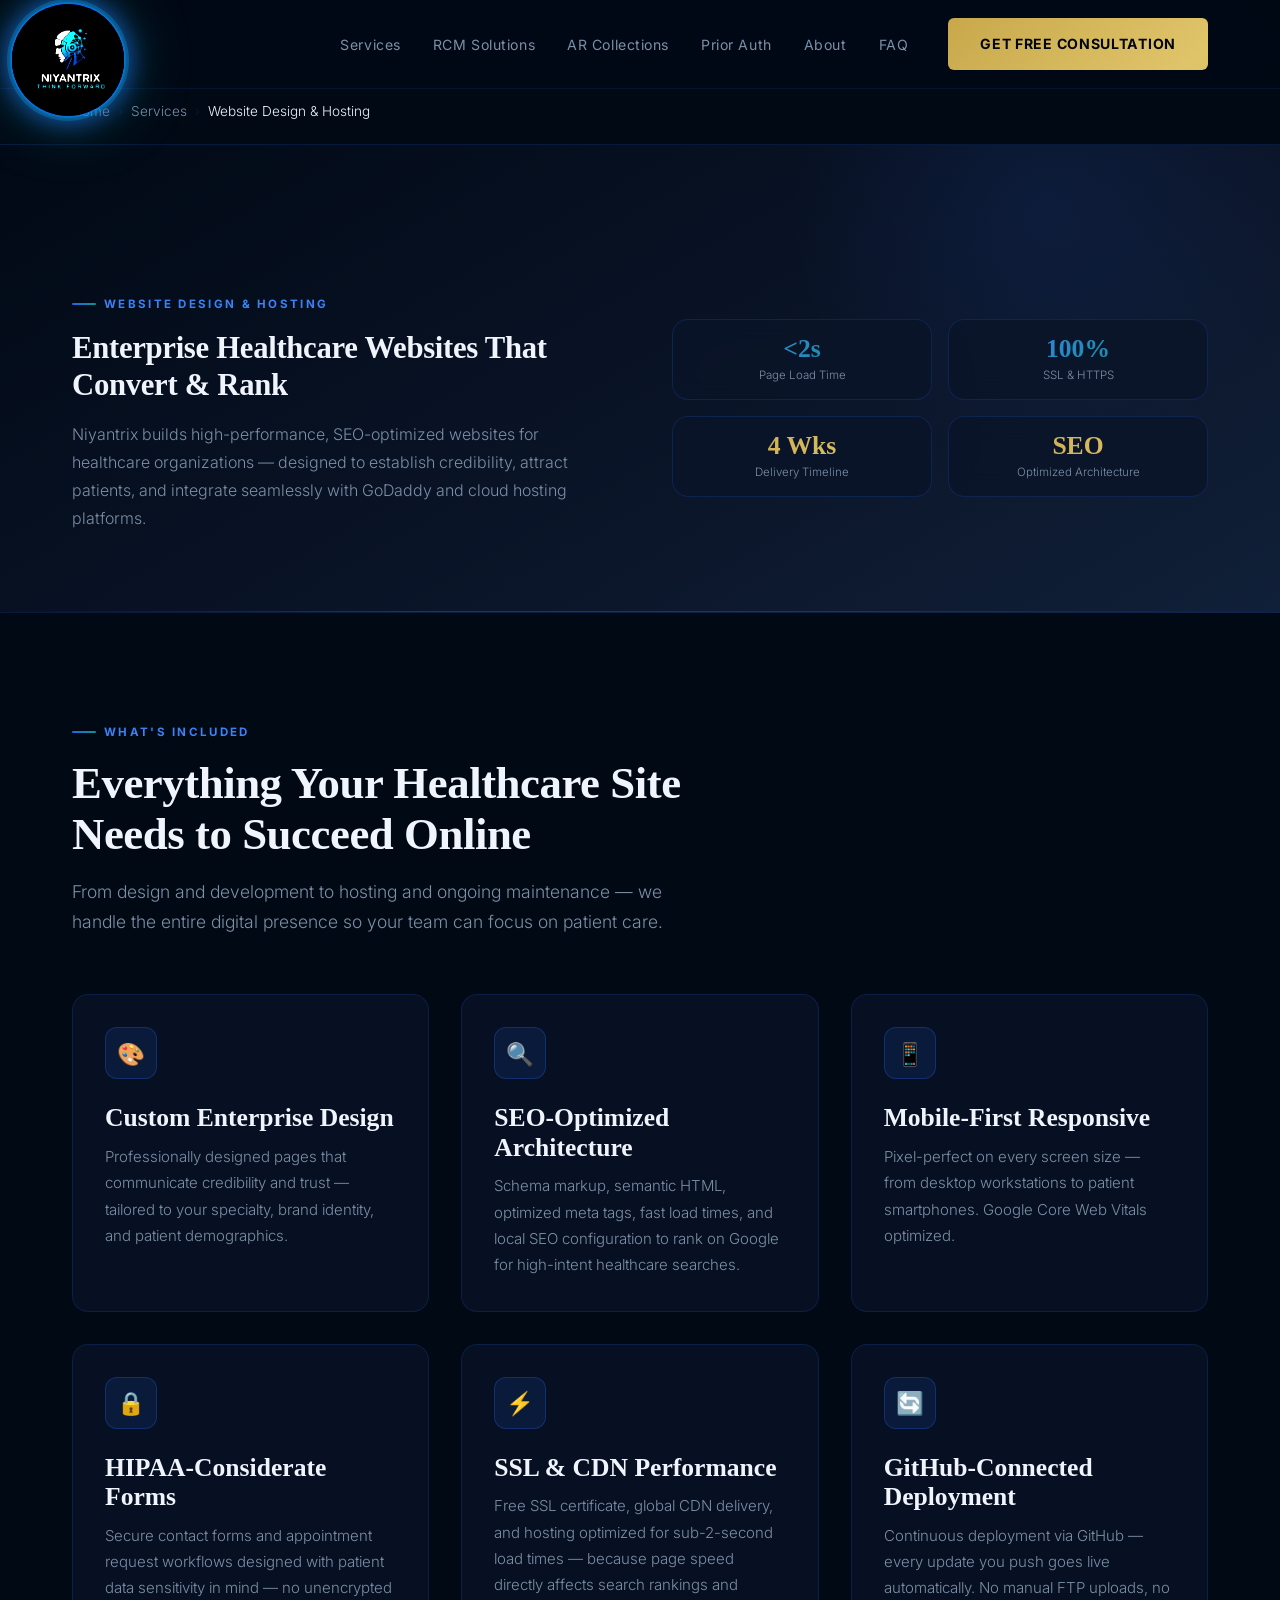
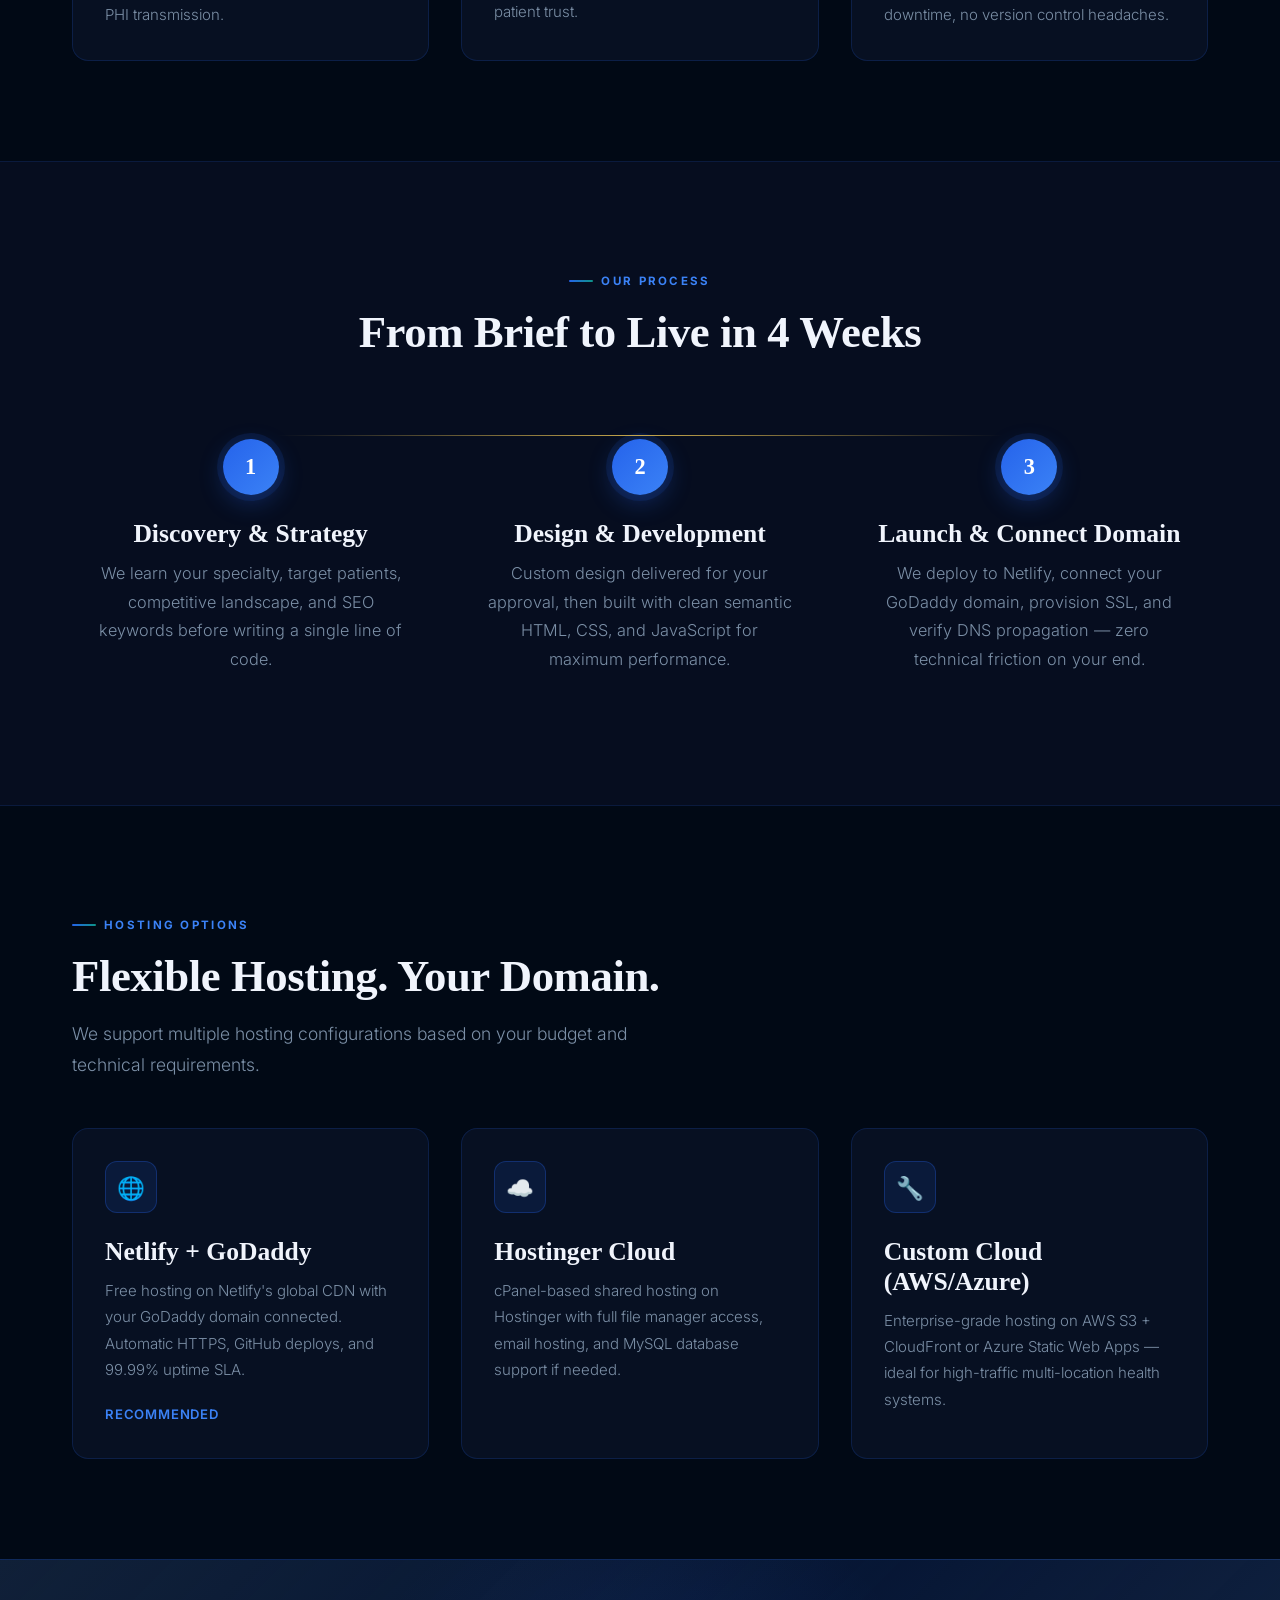
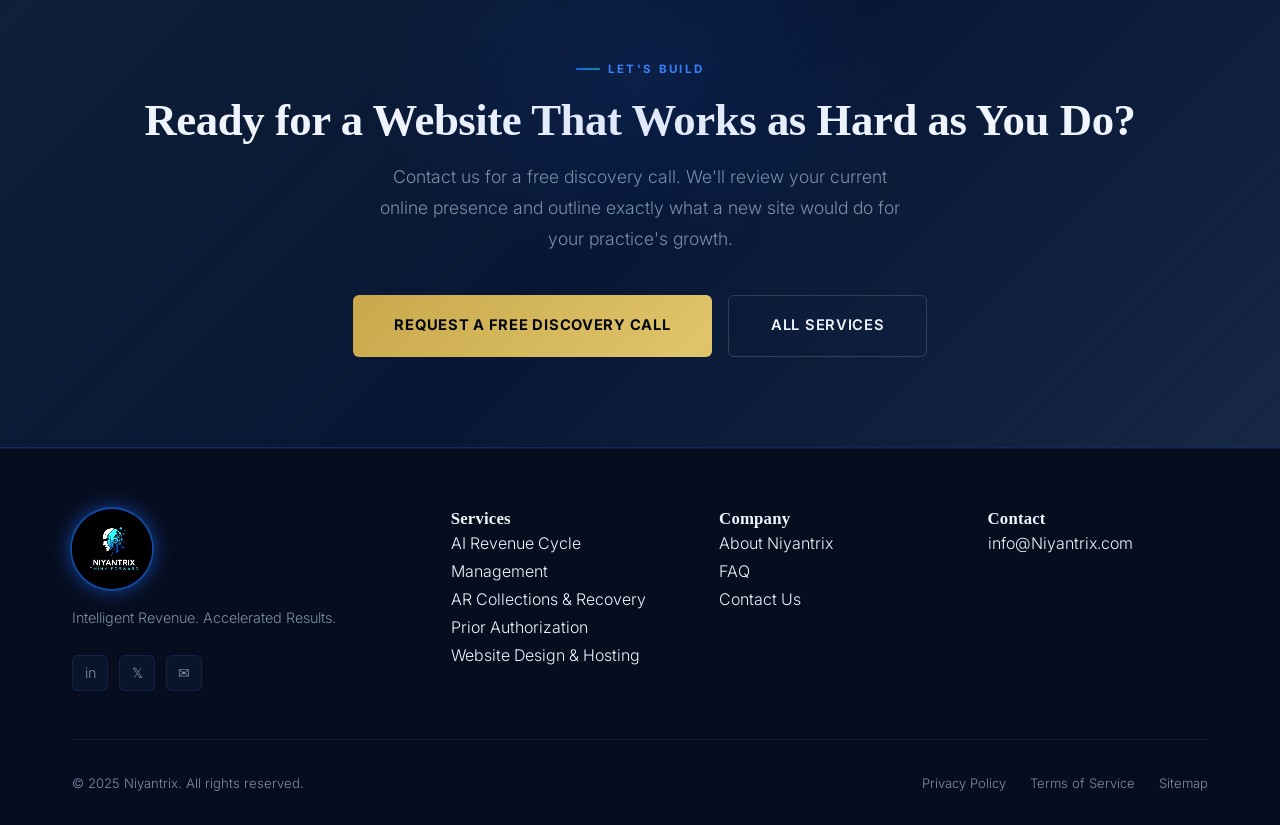
<file: web-design.html>
<!DOCTYPE html>
<html lang="en">
<head>
  <meta charset="UTF-8" />
  <meta name="viewport" content="width=device-width, initial-scale=1.0" />
  <title>Healthcare Website Design & Hosting | Niyantrix</title>
  <meta name="description" content="Niyantrix builds professional, SEO-optimized healthcare websites for medical practices and health systems. HIPAA-considerate design with GoDaddy and cloud hosting options." />
  <meta name="robots" content="index, follow" />
  <link rel="canonical" href="https://www.niyantrix.com/web-design.html" />
  <meta property="og:type" content="website" />
  <meta property="og:url" content="https://www.niyantrix.com/web-design.html" />
  <meta property="og:title" content="Healthcare Website Design & Hosting | Niyantrix" />
  <meta property="og:description" content="Professional healthcare websites built for credibility, patient acquisition, and SEO performance." />
  <meta property="og:image" content="https://www.niyantrix.com/og-image.jpg" />
  <link rel="stylesheet" href="styles.css" />
  <script type="application/ld+json">
  {
    "@context": "https://schema.org",
    "@type": "BreadcrumbList",
    "itemListElement": [
      { "@type": "ListItem", "position": 1, "name": "Home", "item": "https://www.niyantrix.com/" },
      { "@type": "ListItem", "position": 2, "name": "Services", "item": "https://www.niyantrix.com/services.html" },
      { "@type": "ListItem", "position": 3, "name": "Website Design", "item": "https://www.niyantrix.com/web-design.html" }
    ]
  }
  </script>
</head>
<body>

<nav class="nav" aria-label="Main navigation">
  <div class="container">
    <div class="nav-inner">
      <a href="index.html" class="nav-logo" aria-label="Niyantrix Home"><img src="Logo.png" alt="Niyantrix — Think Forward" class="nav-logo-img" /></a>
      <ul class="nav-links" role="list">
        <li><a href="services.html">Services</a></li>
        <li><a href="rcm-solutions.html">RCM Solutions</a></li>
        <li><a href="ar-collections.html">AR Collections</a></li>
        <li><a href="prior-authorization.html">Prior Auth</a></li>
        <li><a href="about.html">About</a></li>
        <li><a href="faq.html">FAQ</a></li>
      </ul>
      <a href="contact.html" class="btn btn-gold nav-cta" aria-label="Get a free consultation">Get Free Consultation</a>
      <button class="nav-hamburger" aria-label="Open mobile menu"><span></span><span></span><span></span></button>
    </div>
  </div>
</nav>
<div class="mobile-menu" role="dialog" aria-modal="true">
  <button class="mobile-close" aria-label="Close menu">✕</button>
  <a href="services.html">Services</a><a href="rcm-solutions.html">RCM Solutions</a>
  <a href="ar-collections.html">AR Collections</a><a href="prior-authorization.html">Prior Authorization</a>
  <a href="about.html">About</a><a href="faq.html">FAQ</a>
  <a href="contact.html" class="btn btn-gold btn-lg">Get Free Consultation</a>
</div>

<div class="breadcrumb">
  <div class="container">
    <nav class="breadcrumb-list" aria-label="Breadcrumb">
      <a href="index.html">Home</a><span class="sep">›</span>
      <a href="services.html">Services</a><span class="sep">›</span>
      <span class="current" aria-current="page">Website Design & Hosting</span>
    </nav>
  </div>
</div>

<section class="page-hero" aria-labelledby="web-h1">
  <div class="container">
    <div class="page-hero-grid">
      <div class="page-hero-content">
      <div class="section-label">Website Design & Hosting</div>
      <h1 id="web-h1">Enterprise Healthcare Websites That Convert & Rank</h1>
      <p>Niyantrix builds high-performance, SEO-optimized websites for healthcare organizations — designed to establish credibility, attract patients, and integrate seamlessly with GoDaddy and cloud hosting platforms.</p>
      </div>
      <div class="page-hero-aside">
        <div class="hero-stat-card">
          <div class="stat-val"><2s</div>
          <div class="stat-lbl">Page Load Time</div>
        </div>
        <div class="hero-stat-card">
          <div class="stat-val">100%</div>
          <div class="stat-lbl">SSL & HTTPS</div>
        </div>
        <div class="hero-stat-card">
          <div class="stat-val gold">4 Wks</div>
          <div class="stat-lbl">Delivery Timeline</div>
        </div>
        <div class="hero-stat-card">
          <div class="stat-val gold">SEO</div>
          <div class="stat-lbl">Optimized Architecture</div>
        </div>
      </div>
    </div>
  </div>
</section>

<!-- Features Grid -->
<section class="section" aria-labelledby="web-features">
  <div class="container">
    <div class="section-intro reveal" style="margin-bottom:3.5rem;">
      <div class="section-label">What's Included</div>
      <h2 id="web-features">Everything Your Healthcare Site Needs to Succeed Online</h2>
      <p>From design and development to hosting and ongoing maintenance — we handle the entire digital presence so your team can focus on patient care.</p>
    </div>
    <div class="grid-3">
      <article class="card reveal reveal-delay-1">
        <div class="card-icon">🎨</div>
        <h3>Custom Enterprise Design</h3>
        <p>Professionally designed pages that communicate credibility and trust — tailored to your specialty, brand identity, and patient demographics.</p>
      </article>
      <article class="card reveal reveal-delay-2">
        <div class="card-icon">🔍</div>
        <h3>SEO-Optimized Architecture</h3>
        <p>Schema markup, semantic HTML, optimized meta tags, fast load times, and local SEO configuration to rank on Google for high-intent healthcare searches.</p>
      </article>
      <article class="card reveal reveal-delay-3">
        <div class="card-icon">📱</div>
        <h3>Mobile-First Responsive</h3>
        <p>Pixel-perfect on every screen size — from desktop workstations to patient smartphones. Google Core Web Vitals optimized.</p>
      </article>
      <article class="card reveal reveal-delay-1">
        <div class="card-icon">🔒</div>
        <h3>HIPAA-Considerate Forms</h3>
        <p>Secure contact forms and appointment request workflows designed with patient data sensitivity in mind — no unencrypted PHI transmission.</p>
      </article>
      <article class="card reveal reveal-delay-2">
        <div class="card-icon">⚡</div>
        <h3>SSL & CDN Performance</h3>
        <p>Free SSL certificate, global CDN delivery, and hosting optimized for sub-2-second load times — because page speed directly affects search rankings and patient trust.</p>
      </article>
      <article class="card reveal reveal-delay-3">
        <div class="card-icon">🔄</div>
        <h3>GitHub-Connected Deployment</h3>
        <p>Continuous deployment via GitHub — every update you push goes live automatically. No manual FTP uploads, no downtime, no version control headaches.</p>
      </article>
    </div>
  </div>
</section>

<!-- Process -->
<section class="section" style="background:var(--charcoal); border-top:1px solid rgba(37,99,235,0.15); border-bottom:1px solid rgba(37,99,235,0.15);" aria-labelledby="web-process">
  <div class="container">
    <div class="section-intro text-center reveal" style="margin:0 auto 3rem;">
      <div class="section-label" style="justify-content:center;">Our Process</div>
      <h2 id="web-process">From Brief to Live in 4 Weeks</h2>
    </div>
    <div class="process-grid">
      <div class="process-step reveal reveal-delay-1">
        <div class="step-num">1</div>
        <h3>Discovery & Strategy</h3>
        <p>We learn your specialty, target patients, competitive landscape, and SEO keywords before writing a single line of code.</p>
      </div>
      <div class="process-step reveal reveal-delay-2">
        <div class="step-num">2</div>
        <h3>Design & Development</h3>
        <p>Custom design delivered for your approval, then built with clean semantic HTML, CSS, and JavaScript for maximum performance.</p>
      </div>
      <div class="process-step reveal reveal-delay-3">
        <div class="step-num">3</div>
        <h3>Launch & Connect Domain</h3>
        <p>We deploy to Netlify, connect your GoDaddy domain, provision SSL, and verify DNS propagation — zero technical friction on your end.</p>
      </div>
    </div>
  </div>
</section>

<!-- Hosting options -->
<section class="section" aria-labelledby="hosting-heading">
  <div class="container">
    <div class="section-intro reveal" style="margin-bottom:3rem;">
      <div class="section-label">Hosting Options</div>
      <h2 id="hosting-heading">Flexible Hosting. Your Domain.</h2>
      <p>We support multiple hosting configurations based on your budget and technical requirements.</p>
    </div>
    <div class="grid-3">
      <div class="card reveal reveal-delay-1">
        <div class="card-icon">🌐</div>
        <h3>Netlify + GoDaddy</h3>
        <p>Free hosting on Netlify's global CDN with your GoDaddy domain connected. Automatic HTTPS, GitHub deploys, and 99.99% uptime SLA.</p>
        <div style="margin-top:1.2rem; font-size:0.82rem; color:var(--blue-light); font-weight:600; text-transform:uppercase; letter-spacing:0.06em;">Recommended</div>
      </div>
      <div class="card reveal reveal-delay-2">
        <div class="card-icon">☁️</div>
        <h3>Hostinger Cloud</h3>
        <p>cPanel-based shared hosting on Hostinger with full file manager access, email hosting, and MySQL database support if needed.</p>
      </div>
      <div class="card reveal reveal-delay-3">
        <div class="card-icon">🔧</div>
        <h3>Custom Cloud (AWS/Azure)</h3>
        <p>Enterprise-grade hosting on AWS S3 + CloudFront or Azure Static Web Apps — ideal for high-traffic multi-location health systems.</p>
      </div>
    </div>
  </div>
</section>

<section class="cta-banner" aria-labelledby="web-cta">
  <div class="container">
    <div class="section-label" style="justify-content:center;">Let's Build</div>
    <h2 id="web-cta">Ready for a Website That Works as Hard as You Do?</h2>
    <p>Contact us for a free discovery call. We'll review your current online presence and outline exactly what a new site would do for your practice's growth.</p>
    <div class="cta-actions">
      <a href="contact.html" class="btn btn-gold btn-lg">Request a Free Discovery Call</a>
      <a href="services.html" class="btn btn-outline btn-lg">All Services</a>
    </div>
  </div>
</section>

<footer class="footer" role="contentinfo">
  <div class="container">
    <div class="footer-grid">
      <div class="footer-brand">
        <div class="footer-logo"><img src="Logo.png" alt="Niyantrix" class="footer-logo-img" /></div>
        <p class="footer-tagline">Intelligent Revenue. Accelerated Results.</p>
        <div class="footer-social">
          <a href="https://www.linkedin.com/company/niyantrix" class="social-btn" target="_blank" rel="noopener noreferrer" aria-label="LinkedIn">in</a>
          <a href="https://twitter.com/niyantrix" class="social-btn" target="_blank" rel="noopener noreferrer" aria-label="Twitter">𝕏</a>
          <a href="mailto:info@Niyantrix.com" class="social-btn" aria-label="Email">✉</a>
        </div>
      </div>
      <nav aria-label="Services footer navigation">
        <h4>Services</h4>
        <ul>
          <li><a href="rcm-solutions.html">AI Revenue Cycle Management</a></li>
          <li><a href="ar-collections.html">AR Collections & Recovery</a></li>
          <li><a href="prior-authorization.html">Prior Authorization</a></li>
          <li><a href="web-design.html">Website Design & Hosting</a></li>
        </ul>
      </nav>
      <nav aria-label="Company footer navigation">
        <h4>Company</h4>
        <ul>
          <li><a href="about.html">About Niyantrix</a></li>
          <li><a href="faq.html">FAQ</a></li>
          <li><a href="contact.html">Contact Us</a></li>
        </ul>
      </nav>
      <div>
        <h4>Contact</h4>
        <ul><li><a href="mailto:info@Niyantrix.com">info@Niyantrix.com</a></li></ul>
      </div>
    </div>
    <div class="footer-bottom">
      <p class="footer-copy">© 2025 Niyantrix. All rights reserved.</p>
      <div class="footer-legal">
        <a href="privacy.html">Privacy Policy</a><a href="terms.html">Terms of Service</a><a href="sitemap.xml">Sitemap</a>
      </div>
    </div>
  </div>
</footer>
<script src="main.js" defer></script>
</body>
</html>
</file>
<file: styles.css>
/* ============================================
   NIYANTRIX — Shared Stylesheet
   Enterprise Dark | Precision Crafted
   ============================================ */

@import url('https://fonts.googleapis.com/css2?family=Cormorant+Garant:ital,wght@0,300;0,400;0,600;0,700;1,300;1,400&family=Inter:wght@300;400;500;600;700&display=swap');

/* ── Variables ── */
:root {
  --navy:       #010915;
  --charcoal:   #060D1F;
  --surface:    #0B1529;
  --surface2:   #102038;
  --surface3:   #162845;
  --blue:       #2563EB;
  --blue-light: #3B82F6;
  --blue-dim:   rgba(37,99,235,0.12);
  --teal:       #0D9488;
  --teal-dim:   rgba(13,148,136,0.12);
  --gold:       #C8A84B;
  --gold-light: #E0C46A;
  --gold-dim:   rgba(200,168,75,0.1);
  --white:      #F0F4FC;
  --muted:      #7B8FA6;
  --border:     rgba(37,99,235,0.18);
  --border-gold:rgba(200,168,75,0.2);
  --glow-blue:  0 0 40px rgba(37,99,235,0.2);
  --glow-gold:  0 0 40px rgba(200,168,75,0.15);
  --font-head:  'Cormorant Garant', Georgia, serif;
  --font-body:  'Inter', sans-serif;
  --radius:     10px;
  --radius-lg:  16px;
  --transition: 0.3s cubic-bezier(0.4,0,0.2,1);
}

/* ── Reset ── */
*, *::before, *::after { box-sizing: border-box; margin: 0; padding: 0; }
html { scroll-behavior: smooth; font-size: 16px; }
body {
  background: var(--navy);
  color: var(--white);
  font-family: var(--font-body);
  font-weight: 300;
  line-height: 1.75;
  overflow-x: hidden;
}
img { display: block; max-width: 100%; height: auto; }
a { color: inherit; text-decoration: none; }
ul { list-style: none; }
button { cursor: pointer; font-family: var(--font-body); }

/* ── Typography ── */
h1, h2, h3, h4 {
  font-family: var(--font-head);
  font-weight: 600;
  line-height: 1.15;
  color: var(--white);
}
h1 { font-size: clamp(2.4rem, 5vw, 4.4rem); letter-spacing: -0.01em; }
h2 { font-size: clamp(1.9rem, 3.5vw, 3.2rem); letter-spacing: -0.01em; }
h3 { font-size: clamp(1.2rem, 2vw, 1.6rem); }
h4 { font-size: 1.05rem; font-weight: 600; letter-spacing: 0.01em; }
p  { color: var(--muted); font-size: 1.02rem; line-height: 1.75; }

/* ── Layout Helpers ── */
.container { max-width: 1200px; margin: 0 auto; padding: 0 2rem; }
.section    { padding: 100px 0; }
.section-sm { padding: 60px 0; }
.text-gold  { color: var(--gold); }
.text-center{ text-align: center; }
.flex       { display: flex; }
.grid-2     { display: grid; grid-template-columns: 1fr 1fr; gap: 3rem; align-items: center; }
.grid-3     { display: grid; grid-template-columns: repeat(3,1fr); gap: 2rem; }
.grid-4     { display: grid; grid-template-columns: repeat(4,1fr); gap: 1.5rem; }

/* ── Section Label ── */
.section-label {
  display: inline-flex;
  align-items: center;
  gap: 0.5rem;
  font-size: 0.72rem;
  font-weight: 700;
  letter-spacing: 0.2em;
  text-transform: uppercase;
  color: var(--blue-light);
  margin-bottom: 1rem;
}
.section-label::before {
  content: '';
  display: block;
  width: 24px; height: 2px;
  background: linear-gradient(90deg, var(--blue), var(--teal));
  border-radius: 2px;
}
.section-intro { max-width: 620px; }
.section-intro p { margin-top: 1rem; font-size: 1.1rem; }

/* ── Buttons ── */
.btn {
  display: inline-flex;
  align-items: center;
  gap: 0.5rem;
  padding: 0.85rem 2rem;
  border-radius: 6px;
  font-size: 0.88rem;
  font-weight: 600;
  letter-spacing: 0.05em;
  text-transform: uppercase;
  transition: var(--transition);
  border: none;
  position: relative;
  overflow: hidden;
}
.btn-gold {
  background: linear-gradient(135deg, var(--gold) 0%, var(--gold-light) 50%, var(--gold) 100%);
  background-size: 200% auto;
  color: #02060F;
  font-weight: 700;
}
.btn-gold:hover {
  background-position: right center;
  transform: translateY(-2px);
  box-shadow: 0 8px 32px rgba(200,168,75,0.45), 0 0 0 1px rgba(200,168,75,0.3);
}
.btn-blue {
  background: linear-gradient(135deg, var(--blue), var(--blue-light));
  color: #fff;
  font-weight: 600;
}
.btn-blue:hover {
  transform: translateY(-2px);
  box-shadow: 0 8px 32px rgba(37,99,235,0.5);
}
.btn-outline {
  background: transparent;
  color: var(--white);
  border: 1px solid rgba(255,255,255,0.15);
}
.btn-outline:hover {
  border-color: var(--blue-light);
  color: var(--blue-light);
  background: var(--blue-dim);
  transform: translateY(-2px);
}
.btn-lg { padding: 1.1rem 2.6rem; font-size: 0.92rem; }

/* ── Navigation ── */
.nav {
  position: fixed;
  top: 0; left: 0; right: 0;
  z-index: 1000;
  padding: 0.5rem 0;
  transition: var(--transition);
  background: rgba(1,9,21,0.85);
  backdrop-filter: blur(20px) saturate(160%);
  -webkit-backdrop-filter: blur(20px) saturate(160%);
  border-bottom: 1px solid rgba(37,99,235,0.12);
}
.nav.scrolled {
  background: rgba(1,9,21,0.96);
  backdrop-filter: blur(28px) saturate(200%);
  -webkit-backdrop-filter: blur(28px) saturate(200%);
  border-bottom: 1px solid rgba(37,99,235,0.2);
  padding: 0.3rem 0;
  box-shadow: 0 4px 32px rgba(0,0,0,0.5);
}
.nav-inner {
  display: flex;
  align-items: center;
  justify-content: flex-end;
  height: 72px;
  gap: 1.5rem;
}
/* Logo fixed to absolute top-left corner of viewport — fully independent */
.nav-logo {
  position: fixed;
  left: 12px;
  top: 4px;
  z-index: 1100;
  display: flex;
  align-items: flex-start;
}
.nav-logo-img {
  height: 112px;
  width: 112px;
  display: block;
  object-fit: contain;
  background: #010915;
  border-radius: 50%;
  mix-blend-mode: normal;
  filter: brightness(1.3) contrast(1.25) saturate(1.2)
          drop-shadow(0 0 12px rgba(37,99,235,0.7))
          drop-shadow(0 0 28px rgba(13,148,136,0.4));
  box-shadow: 0 0 0 2px rgba(37,99,235,0.5), 0 0 0 5px rgba(13,148,136,0.2), 0 0 28px rgba(37,99,235,0.3);
  animation: logoFloat 5s ease-in-out infinite, logoNeuralGlow 3s ease-in-out infinite alternate;
  transition: filter 0.3s ease, box-shadow 0.3s ease;
}
.nav-logo:hover .nav-logo-img {
  filter: brightness(1.3) contrast(1.15) saturate(1.3)
          drop-shadow(0 0 14px rgba(37,99,235,0.9))
          drop-shadow(0 0 32px rgba(13,148,136,0.6));
  box-shadow: 0 0 0 2px rgba(37,99,235,0.8), 0 0 0 5px rgba(13,148,136,0.35), 0 0 32px rgba(37,99,235,0.5);
  animation-play-state: paused;
}
@keyframes logoFloat {
  0%   { transform: translateY(0px); }
  25%  { transform: translateY(-4px); }
  50%  { transform: translateY(-7px); }
  75%  { transform: translateY(-4px); }
  100% { transform: translateY(0px); }
}
@keyframes logoNeuralGlow {
  0% {
    filter: brightness(1.1) contrast(1.05) saturate(1.1)
            drop-shadow(0 0 6px rgba(37,99,235,0.5))
            drop-shadow(0 0 12px rgba(13,148,136,0.25));
    box-shadow: 0 0 0 2px rgba(37,99,235,0.4), 0 0 0 4px rgba(13,148,136,0.15), 0 0 14px rgba(37,99,235,0.25);
  }
  100% {
    filter: brightness(1.25) contrast(1.1) saturate(1.25)
            drop-shadow(0 0 12px rgba(37,99,235,0.8))
            drop-shadow(0 0 28px rgba(13,148,136,0.5));
    box-shadow: 0 0 0 2px rgba(37,99,235,0.7), 0 0 0 5px rgba(13,148,136,0.3), 0 0 28px rgba(37,99,235,0.45);
  }
}
.footer-logo-img {
  height: 80px;
  width: 80px;
  display: block;
  object-fit: contain;
  background: #010915;
  border-radius: 50%;
  mix-blend-mode: normal;
  filter: brightness(1.3) contrast(1.25) drop-shadow(0 0 10px rgba(37,99,235,0.5));
  box-shadow: 0 0 0 2px rgba(37,99,235,0.4), 0 0 16px rgba(37,99,235,0.2);
  margin-bottom: 0.5rem;
}
.nav-links {
  display: flex;
  align-items: center;
  gap: 2rem;
}
.nav-links a {
  font-size: 0.88rem;
  font-weight: 400;
  letter-spacing: 0.04em;
  color: var(--muted);
  transition: color var(--transition);
  position: relative;
}
.nav-links a::after {
  content: '';
  position: absolute;
  bottom: -3px; left: 0;
  width: 0; height: 1px;
  background: linear-gradient(90deg, var(--blue-light), var(--teal));
  transition: width var(--transition);
}
.nav-links a:hover { color: var(--white); }
.nav-links a:hover::after { width: 100%; }
.nav-cta { margin-left: 1rem; }
.nav-hamburger {
  display: none;
  flex-direction: column;
  gap: 5px;
  background: none;
  border: none;
  padding: 4px;
}
.nav-hamburger span {
  display: block;
  width: 24px; height: 2px;
  background: var(--white);
  transition: var(--transition);
}
.mobile-menu {
  display: none;
  position: fixed;
  inset: 0;
  background: var(--navy);
  z-index: 999;
  flex-direction: column;
  align-items: center;
  justify-content: center;
  gap: 2rem;
}
.mobile-menu.open { display: flex; }
.mobile-menu a {
  font-family: var(--font-head);
  font-size: 2rem;
  color: var(--muted);
  transition: color var(--transition);
}
.mobile-menu a:hover { color: var(--gold); }
.mobile-close {
  position: absolute;
  top: 1.5rem; right: 2rem;
  background: none;
  border: none;
  color: var(--white);
  font-size: 2rem;
  cursor: pointer;
}

/* ── Hero ── */
.hero {
  position: relative;
  min-height: 100vh;
  display: flex;
  align-items: center;
  overflow: hidden;
  padding-top: 120px;
}
#hero-canvas {
  position: absolute;
  inset: 0;
  z-index: 0;
}
.hero-gradient {
  position: absolute;
  inset: 0;
  background:
    radial-gradient(ellipse 70% 50% at 65% 35%, rgba(37,99,235,0.12) 0%, transparent 65%),
    radial-gradient(ellipse 50% 60% at 15% 70%, rgba(13,148,136,0.07) 0%, transparent 60%),
    radial-gradient(ellipse 80% 40% at 50% 100%, rgba(1,9,21,0.9) 0%, transparent 70%);
  z-index: 1;
}
.hero-content {
  position: relative;
  z-index: 2;
  max-width: 750px;
}
.hero-badge {
  display: inline-flex;
  align-items: center;
  gap: 0.5rem;
  background: rgba(37,99,235,0.12);
  border: 1px solid rgba(37,99,235,0.3);
  border-radius: 50px;
  padding: 0.4rem 1.1rem;
  font-size: 0.75rem;
  font-weight: 600;
  letter-spacing: 0.12em;
  text-transform: uppercase;
  color: var(--blue-light);
  margin-bottom: 1.5rem;
  opacity: 0;
  animation: fadeUp 0.8s 0.2s forwards;
}
.hero-badge::before {
  content: '';
  width: 6px; height: 6px;
  border-radius: 50%;
  background: var(--blue-light);
  animation: pulse 2s infinite;
}
@keyframes pulse {
  0%,100% { opacity: 1; transform: scale(1); }
  50% { opacity: 0.5; transform: scale(1.4); }
}
.hero h1 {
  opacity: 0;
  animation: fadeUp 0.9s 0.4s forwards;
}
.hero h1 em {
  font-style: italic;
  color: var(--gold);
}
.hero-sub {
  margin-top: 1.5rem;
  font-size: 1.15rem;
  max-width: 560px;
  opacity: 0;
  animation: fadeUp 0.9s 0.6s forwards;
}
.hero-actions {
  display: flex;
  gap: 1rem;
  margin-top: 2.5rem;
  flex-wrap: wrap;
  opacity: 0;
  animation: fadeUp 0.9s 0.8s forwards;
}
.hero-stats {
  display: flex;
  gap: 3rem;
  margin-top: 4rem;
  padding-top: 3rem;
  border-top: 1px solid var(--border);
  opacity: 0;
  animation: fadeUp 0.9s 1s forwards;
  flex-wrap: wrap;
}
.stat-item {}
.stat-number {
  font-family: var(--font-head);
  font-size: 2.4rem;
  font-weight: 700;
  background: linear-gradient(135deg, var(--gold), var(--gold-light));
  -webkit-background-clip: text;
  -webkit-text-fill-color: transparent;
  background-clip: text;
  line-height: 1;
}
.stat-label { font-size: 0.82rem; color: var(--muted); margin-top: 0.3rem; letter-spacing: 0.04em; }

/* ── Cards ── */
.card {
  background: rgba(11,21,41,0.7);
  backdrop-filter: blur(12px);
  -webkit-backdrop-filter: blur(12px);
  border: 1px solid rgba(37,99,235,0.18);
  border-radius: var(--radius-lg);
  padding: 2rem;
  transition: var(--transition);
  position: relative;
  overflow: hidden;
}
.card::before {
  content: '';
  position: absolute;
  inset: 0;
  background: linear-gradient(135deg, rgba(37,99,235,0.08) 0%, transparent 60%);
  opacity: 0;
  transition: opacity var(--transition);
}
.card::after {
  content: '';
  position: absolute;
  top: 0; left: 0; right: 0;
  height: 1px;
  background: linear-gradient(90deg, transparent, rgba(37,99,235,0.5), transparent);
  opacity: 0;
  transition: opacity var(--transition);
}
.card:hover {
  border-color: rgba(37,99,235,0.45);
  transform: translateY(-6px);
  box-shadow: 0 24px 64px rgba(0,0,0,0.4), 0 0 0 1px rgba(37,99,235,0.2), var(--glow-blue);
}
.card:hover::before { opacity: 1; }
.card:hover::after { opacity: 1; }
.card-icon {
  width: 52px; height: 52px;
  background: var(--blue-dim);
  border: 1px solid rgba(37,99,235,0.3);
  border-radius: 12px;
  display: flex;
  align-items: center;
  justify-content: center;
  font-size: 1.4rem;
  margin-bottom: 1.5rem;
  position: relative;
  z-index: 1;
}
.card h3 { position: relative; z-index: 1; margin-bottom: 0.7rem; }
.card p  { position: relative; z-index: 1; font-size: 0.94rem; }
.card-link {
  display: inline-flex;
  align-items: center;
  gap: 0.4rem;
  color: var(--blue-light);
  font-size: 0.86rem;
  font-weight: 600;
  letter-spacing: 0.04em;
  text-transform: uppercase;
  margin-top: 1.2rem;
  position: relative;
  z-index: 1;
  transition: gap var(--transition);
}
.card:hover .card-link { gap: 0.8rem; }

/* ── Process Steps ── */
.process-grid {
  display: grid;
  grid-template-columns: repeat(3,1fr);
  gap: 2rem;
  position: relative;
}
.process-grid::before {
  content: '';
  position: absolute;
  top: 28px;
  left: calc(16.66% + 1rem);
  right: calc(16.66% + 1rem);
  height: 1px;
  background: linear-gradient(90deg, transparent, var(--gold), transparent);
}
.process-step { text-align: center; padding: 2rem 1.5rem; }
.step-num {
  width: 56px; height: 56px;
  border-radius: 50%;
  background: linear-gradient(135deg, var(--blue), var(--blue-light));
  color: #fff;
  font-family: var(--font-head);
  font-size: 1.4rem;
  font-weight: 700;
  display: flex;
  align-items: center;
  justify-content: center;
  margin: 0 auto 1.5rem;
  box-shadow: 0 0 0 6px rgba(37,99,235,0.12), 0 8px 24px rgba(37,99,235,0.3);
}
.process-step h3 { margin-bottom: 0.7rem; }

/* ── Results Banner ── */
.results-banner {
  background: linear-gradient(135deg, var(--surface) 0%, var(--surface2) 50%, var(--surface3) 100%);
  border-top: 1px solid rgba(37,99,235,0.2);
  border-bottom: 1px solid rgba(37,99,235,0.2);
  position: relative;
  overflow: hidden;
}
.results-banner::before {
  content: '';
  position: absolute;
  top: -50%; left: -20%;
  width: 600px; height: 400px;
  background: radial-gradient(circle, rgba(37,99,235,0.08) 0%, transparent 60%);
  pointer-events: none;
}
.results-grid {
  display: grid;
  grid-template-columns: repeat(4,1fr);
  gap: 0;
}
.result-item {
  padding: 3rem 2rem;
  text-align: center;
  border-right: 1px solid var(--border);
}
.result-item:last-child { border-right: none; }
.result-number {
  font-family: var(--font-head);
  font-size: 3.2rem;
  font-weight: 700;
  background: linear-gradient(135deg, var(--blue-light), var(--teal));
  -webkit-background-clip: text;
  -webkit-text-fill-color: transparent;
  background-clip: text;
  line-height: 1;
}
.result-label { font-size: 0.86rem; color: var(--muted); margin-top: 0.6rem; letter-spacing: 0.02em; }

/* ── Testimonials ── */
.testimonials-track {
  overflow: hidden;
}
.testimonials-slider {
  display: flex;
  gap: 2rem;
  transition: transform 0.5s cubic-bezier(0.4,0,0.2,1);
}
.testimonial-card {
  min-width: calc(50% - 1rem);
  background: var(--surface);
  border: 1px solid var(--border);
  border-radius: var(--radius);
  padding: 2.5rem;
  flex-shrink: 0;
}
.testimonial-stars { color: var(--gold); font-size: 1.1rem; margin-bottom: 1.2rem; }
.testimonial-text {
  font-family: var(--font-head);
  font-size: 1.2rem;
  font-style: italic;
  color: var(--white);
  line-height: 1.6;
  margin-bottom: 1.5rem;
}
.testimonial-author { display: flex; align-items: center; gap: 1rem; }
.author-avatar {
  width: 46px; height: 46px;
  border-radius: 50%;
  background: linear-gradient(135deg, var(--gold), var(--gold-light));
  display: flex;
  align-items: center;
  justify-content: center;
  font-family: var(--font-head);
  font-size: 1.1rem;
  font-weight: 700;
  color: var(--navy);
}
.author-name { font-weight: 500; font-size: 0.95rem; }
.author-title { font-size: 0.82rem; color: var(--muted); }
.slider-controls { display: flex; gap: 1rem; margin-top: 2rem; }
.slider-btn {
  width: 44px; height: 44px;
  border-radius: 50%;
  background: var(--surface);
  border: 1px solid var(--border);
  color: var(--white);
  font-size: 1.1rem;
  display: flex;
  align-items: center;
  justify-content: center;
  transition: var(--transition);
}
.slider-btn:hover {
  border-color: var(--gold);
  color: var(--gold);
}

/* ── CTA Banner ── */
.cta-banner {
  background: linear-gradient(135deg, var(--surface2) 0%, rgba(37,99,235,0.15) 50%, var(--surface3) 100%);
  border-top: 1px solid rgba(37,99,235,0.2);
  border-bottom: 1px solid rgba(37,99,235,0.2);
  text-align: center;
  padding: 90px 0;
  position: relative;
  overflow: hidden;
}
.cta-banner::before {
  content: '';
  position: absolute;
  top: -80px; left: 50%;
  transform: translateX(-50%);
  width: 600px; height: 400px;
  background: radial-gradient(ellipse, rgba(37,99,235,0.1) 0%, transparent 65%);
  pointer-events: none;
}
.cta-banner h2 { margin-bottom: 1rem; }
.cta-banner p { max-width: 520px; margin: 0 auto 2.5rem; font-size: 1.1rem; }
.cta-actions { display: flex; gap: 1rem; justify-content: center; flex-wrap: wrap; }

/* ── Contact Form ── */
.contact-grid { display: grid; grid-template-columns: 1fr 1.2fr; gap: 4rem; align-items: start; }
.contact-info-card {
  background: var(--surface);
  border: 1px solid var(--border);
  border-radius: var(--radius);
  padding: 2.5rem;
}
.contact-info-item {
  display: flex;
  gap: 1rem;
  align-items: flex-start;
  margin-bottom: 2rem;
}
.contact-info-item:last-child { margin-bottom: 0; }
.contact-icon {
  width: 42px; height: 42px;
  border-radius: 8px;
  background: var(--gold-dim);
  border: 1px solid var(--border);
  display: flex;
  align-items: center;
  justify-content: center;
  font-size: 1.1rem;
  flex-shrink: 0;
}
.contact-icon-label { font-size: 0.78rem; color: var(--muted); margin-bottom: 0.2rem; text-transform: uppercase; letter-spacing: 0.06em; }
.contact-icon-value { font-size: 0.95rem; color: var(--white); }
.form-group { margin-bottom: 1.5rem; }
.form-group label {
  display: block;
  font-size: 0.82rem;
  font-weight: 500;
  color: var(--muted);
  letter-spacing: 0.06em;
  text-transform: uppercase;
  margin-bottom: 0.5rem;
}
.form-group input,
.form-group select,
.form-group textarea {
  width: 100%;
  background: var(--surface);
  border: 1px solid var(--border);
  border-radius: 6px;
  padding: 0.85rem 1rem;
  color: var(--white);
  font-family: var(--font-body);
  font-size: 0.95rem;
  transition: border-color var(--transition), box-shadow var(--transition);
  outline: none;
  appearance: none;
}
.form-group select { background-image: url("data:image/svg+xml,%3Csvg xmlns='http://www.w3.org/2000/svg' width='12' height='8' viewBox='0 0 12 8'%3E%3Cpath d='M1 1l5 5 5-5' stroke='%23C9A84C' stroke-width='1.5' fill='none'/%3E%3C/svg%3E"); background-repeat: no-repeat; background-position: right 1rem center; padding-right: 2.5rem; }
.form-group select option { background: var(--surface); }
.form-group input:focus,
.form-group select:focus,
.form-group textarea:focus {
  border-color: var(--gold);
  box-shadow: 0 0 0 3px rgba(201,168,76,0.1);
}
.form-group textarea { resize: vertical; min-height: 130px; }
.form-row { display: grid; grid-template-columns: 1fr 1fr; gap: 1rem; }

/* ── Footer ── */
.footer {
  background: var(--charcoal);
  border-top: 1px solid var(--border);
  padding: 60px 0 30px;
}
.footer-grid {
  display: grid;
  grid-template-columns: 1.5fr 1fr 1fr 1fr;
  gap: 3rem;
  padding-bottom: 3rem;
  border-bottom: 1px solid var(--border);
  margin-bottom: 2rem;
}
.footer-brand {}
.footer-logo {
  font-family: var(--font-head);
  font-size: 1.5rem;
  font-weight: 700;
  letter-spacing: 0.08em;
  color: var(--white);
  margin-bottom: 1rem;
}
.footer-logo span { color: var(--blue-light); }
.footer-tagline { font-size: 0.9rem; color: var(--muted); margin-bottom: 1.5rem; }
.footer-social { display: flex; gap: 0.7rem; }
.social-btn {
  width: 36px; height: 36px;
  border-radius: 6px;
  background: var(--surface);
  border: 1px solid var(--border);
  display: flex;
  align-items: center;
  justify-content: center;
  font-size: 0.9rem;
  color: var(--muted);
  transition: var(--transition);
}
.social-btn:hover { border-color: var(--blue-light); color: var(--blue-light); }
.footer-col h4 {
  font-size: 0.72rem;
  font-weight: 700;
  letter-spacing: 0.14em;
  text-transform: uppercase;
  color: var(--blue-light);
  margin-bottom: 1.2rem;
}
.footer-col ul li { margin-bottom: 0.6rem; }
.footer-col ul li a { font-size: 0.9rem; color: var(--muted); transition: color var(--transition); }
.footer-col ul li a:hover { color: var(--white); }
.footer-bottom {
  display: flex;
  align-items: center;
  justify-content: space-between;
  flex-wrap: wrap;
  gap: 1rem;
}
.footer-copy { font-size: 0.82rem; color: var(--muted); }
.footer-legal { display: flex; gap: 1.5rem; }
.footer-legal a { font-size: 0.82rem; color: var(--muted); transition: color var(--transition); }
.footer-legal a:hover { color: var(--blue-light); }

/* ── Breadcrumb ── */
.breadcrumb {
  padding: 100px 0 20px;
  border-bottom: 1px solid var(--border);
}
.breadcrumb-list {
  display: flex;
  align-items: center;
  gap: 0.5rem;
  font-size: 0.85rem;
  color: var(--muted);
}
.breadcrumb-list a { color: var(--muted); transition: color var(--transition); }
.breadcrumb-list a:hover { color: var(--gold); }
.breadcrumb-list .sep { color: var(--border); }
.breadcrumb-list .current { color: var(--white); }

/* ── Utility ── */
.sr-only { position:absolute; width:1px; height:1px; padding:0; margin:-1px; overflow:hidden; clip:rect(0,0,0,0); white-space:nowrap; border:0; }

/* ── Page Hero (inner pages) ── */
.page-hero {
  padding: 140px 0 80px;
  background: linear-gradient(150deg, var(--navy) 0%, var(--surface) 60%, var(--surface2) 100%);
  border-bottom: 1px solid rgba(37,99,235,0.18);
  position: relative;
  overflow: hidden;
}
.page-hero::before {
  content: '';
  position: absolute;
  top: -40%; right: -5%;
  width: 600px; height: 500px;
  border-radius: 50%;
  background: radial-gradient(circle, rgba(37,99,235,0.1) 0%, transparent 65%);
}
.page-hero::after {
  content: '';
  position: absolute;
  bottom: 0; left: 0; right: 0;
  height: 1px;
  background: linear-gradient(90deg, transparent, rgba(37,99,235,0.4), rgba(13,148,136,0.3), transparent);
}
.page-hero-grid {
  display: grid;
  grid-template-columns: 1fr 1fr;
  gap: 4rem;
  align-items: center;
  position: relative;
  z-index: 1;
}
.page-hero-content { position: relative; z-index: 1; }
.page-hero h1 { margin-bottom: 1rem; font-size: clamp(1.6rem, 2.4vw, 2.4rem); line-height: 1.2; }
.page-hero p { font-size: 1rem; }
.page-hero-aside {
  display: grid;
  grid-template-columns: 1fr 1fr;
  gap: 1rem;
}
.hero-stat-card {
  background: rgba(11,21,41,0.8);
  backdrop-filter: blur(12px);
  border: 1px solid rgba(37,99,235,0.2);
  border-radius: var(--radius-lg);
  padding: 1rem 1.2rem;
  text-align: center;
  transition: var(--transition);
}
.hero-stat-card:hover {
  border-color: rgba(37,99,235,0.45);
  transform: translateY(-4px);
  box-shadow: 0 16px 40px rgba(0,0,0,0.3), var(--glow-blue);
}
.hero-stat-card .stat-val {
  font-family: var(--font-head);
  font-size: 1.6rem;
  font-weight: 700;
  line-height: 1;
  background: linear-gradient(135deg, var(--blue-light), var(--teal));
  -webkit-background-clip: text;
  -webkit-text-fill-color: transparent;
  background-clip: text;
}
.hero-stat-card .stat-val.gold {
  background: linear-gradient(135deg, var(--gold), var(--gold-light));
  -webkit-background-clip: text;
  -webkit-text-fill-color: transparent;
  background-clip: text;
}
.hero-stat-card .stat-lbl {
  font-size: 0.72rem;
  color: var(--muted);
  margin-top: 0.35rem;
  line-height: 1.4;
}
@media (max-width: 768px) {
  .page-hero-grid { grid-template-columns: 1fr; }
  .page-hero-aside { grid-template-columns: 1fr 1fr; }
}

/* ── FAQ ── */
.faq-item {
  border-bottom: 1px solid var(--border);
  padding: 1.5rem 0;
}
.faq-question {
  display: flex;
  align-items: center;
  justify-content: space-between;
  cursor: pointer;
  gap: 1rem;
}
.faq-question h3 {
  font-size: 1.1rem;
  font-family: var(--font-body);
  font-weight: 500;
  color: var(--white);
}
.faq-toggle {
  width: 32px; height: 32px;
  border-radius: 50%;
  background: var(--blue-dim);
  border: 1px solid rgba(37,99,235,0.3);
  display: flex;
  align-items: center;
  justify-content: center;
  color: var(--blue-light);
  font-size: 1.2rem;
  flex-shrink: 0;
  transition: var(--transition);
}
.faq-item.open .faq-toggle { transform: rotate(45deg); }
.faq-answer {
  max-height: 0;
  overflow: hidden;
  transition: max-height 0.4s ease, padding 0.3s ease;
}
.faq-item.open .faq-answer { max-height: 400px; padding-top: 1rem; }
.faq-answer p { font-size: 0.97rem; }

/* ── Benefits List ── */
.benefits-list { margin-top: 1.5rem; }
.benefit-item {
  display: flex;
  align-items: flex-start;
  gap: 1rem;
  padding: 1rem 0;
  border-bottom: 1px solid rgba(201,168,76,0.08);
}
.benefit-check {
  width: 22px; height: 22px;
  border-radius: 50%;
  background: var(--blue-dim);
  border: 1px solid rgba(37,99,235,0.35);
  display: flex;
  align-items: center;
  justify-content: center;
  color: var(--blue-light);
  font-size: 0.75rem;
  flex-shrink: 0;
  margin-top: 2px;
}
.benefit-item h4 { margin-bottom: 0.2rem; font-size: 1rem; }
.benefit-item p { font-size: 0.9rem; }

/* ── Scroll Animations ── */
.reveal {
  opacity: 0;
  transform: translateY(30px);
  transition: opacity 0.7s ease, transform 0.7s ease;
}
.reveal.visible {
  opacity: 1;
  transform: none;
}
.reveal-delay-1 { transition-delay: 0.1s; }
.reveal-delay-2 { transition-delay: 0.2s; }
.reveal-delay-3 { transition-delay: 0.3s; }
.reveal-delay-4 { transition-delay: 0.4s; }

@keyframes fadeUp {
  from { opacity: 0; transform: translateY(24px); }
  to   { opacity: 1; transform: none; }
}

/* ── Responsive ── */
@media (max-width: 1024px) {
  .grid-4 { grid-template-columns: repeat(2,1fr); }
  .results-grid { grid-template-columns: repeat(2,1fr); }
  .result-item:nth-child(2) { border-right: none; }
  .result-item:nth-child(3) { border-top: 1px solid var(--border); }
  .footer-grid { grid-template-columns: 1fr 1fr; }
  .contact-grid { grid-template-columns: 1fr; }
  .testimonial-card { min-width: calc(100% - 0rem); }
  .page-hero-grid { grid-template-columns: 1fr 1fr; gap: 2rem; }
}
@media (max-width: 768px) {
  .grid-2, .grid-3 { grid-template-columns: 1fr; }
  .process-grid { grid-template-columns: 1fr; }
  .process-grid::before { display: none; }
  .form-row { grid-template-columns: 1fr; }
  /* Nav mobile */
  .nav-links, .nav-cta { display: none; }
  .nav-hamburger { display: flex; }
  .nav-inner { height: 72px; justify-content: flex-end; }
  .nav-logo-img { height: 90px; }
  /* Page hero stack on mobile */
  .page-hero-grid { grid-template-columns: 1fr; gap: 2rem; }
  .page-hero-aside { grid-template-columns: 1fr 1fr; }
  .page-hero h1 { font-size: clamp(1.4rem, 5vw, 2rem); }
  /* General */
  .hero-stats { gap: 2rem; }
  .footer-grid { grid-template-columns: 1fr; }
  .footer-bottom { flex-direction: column; text-align: center; }
  .section { padding: 70px 0; }
  .footer-logo-img { height: 110px; }
}
@media (max-width: 480px) {
  .grid-4 { grid-template-columns: 1fr; }
  .results-grid { grid-template-columns: 1fr; }
  .result-item { border-right: none; border-bottom: 1px solid var(--border); }
  .hero-actions { flex-direction: column; }
  .cta-actions { flex-direction: column; align-items: center; }
  .nav-logo-img { height: 70px; }
  .page-hero-aside { grid-template-columns: 1fr 1fr; }
  .hero-stat-card { padding: 0.8rem; }
  .hero-stat-card .stat-val { font-size: 1.3rem; }
}
</file>
